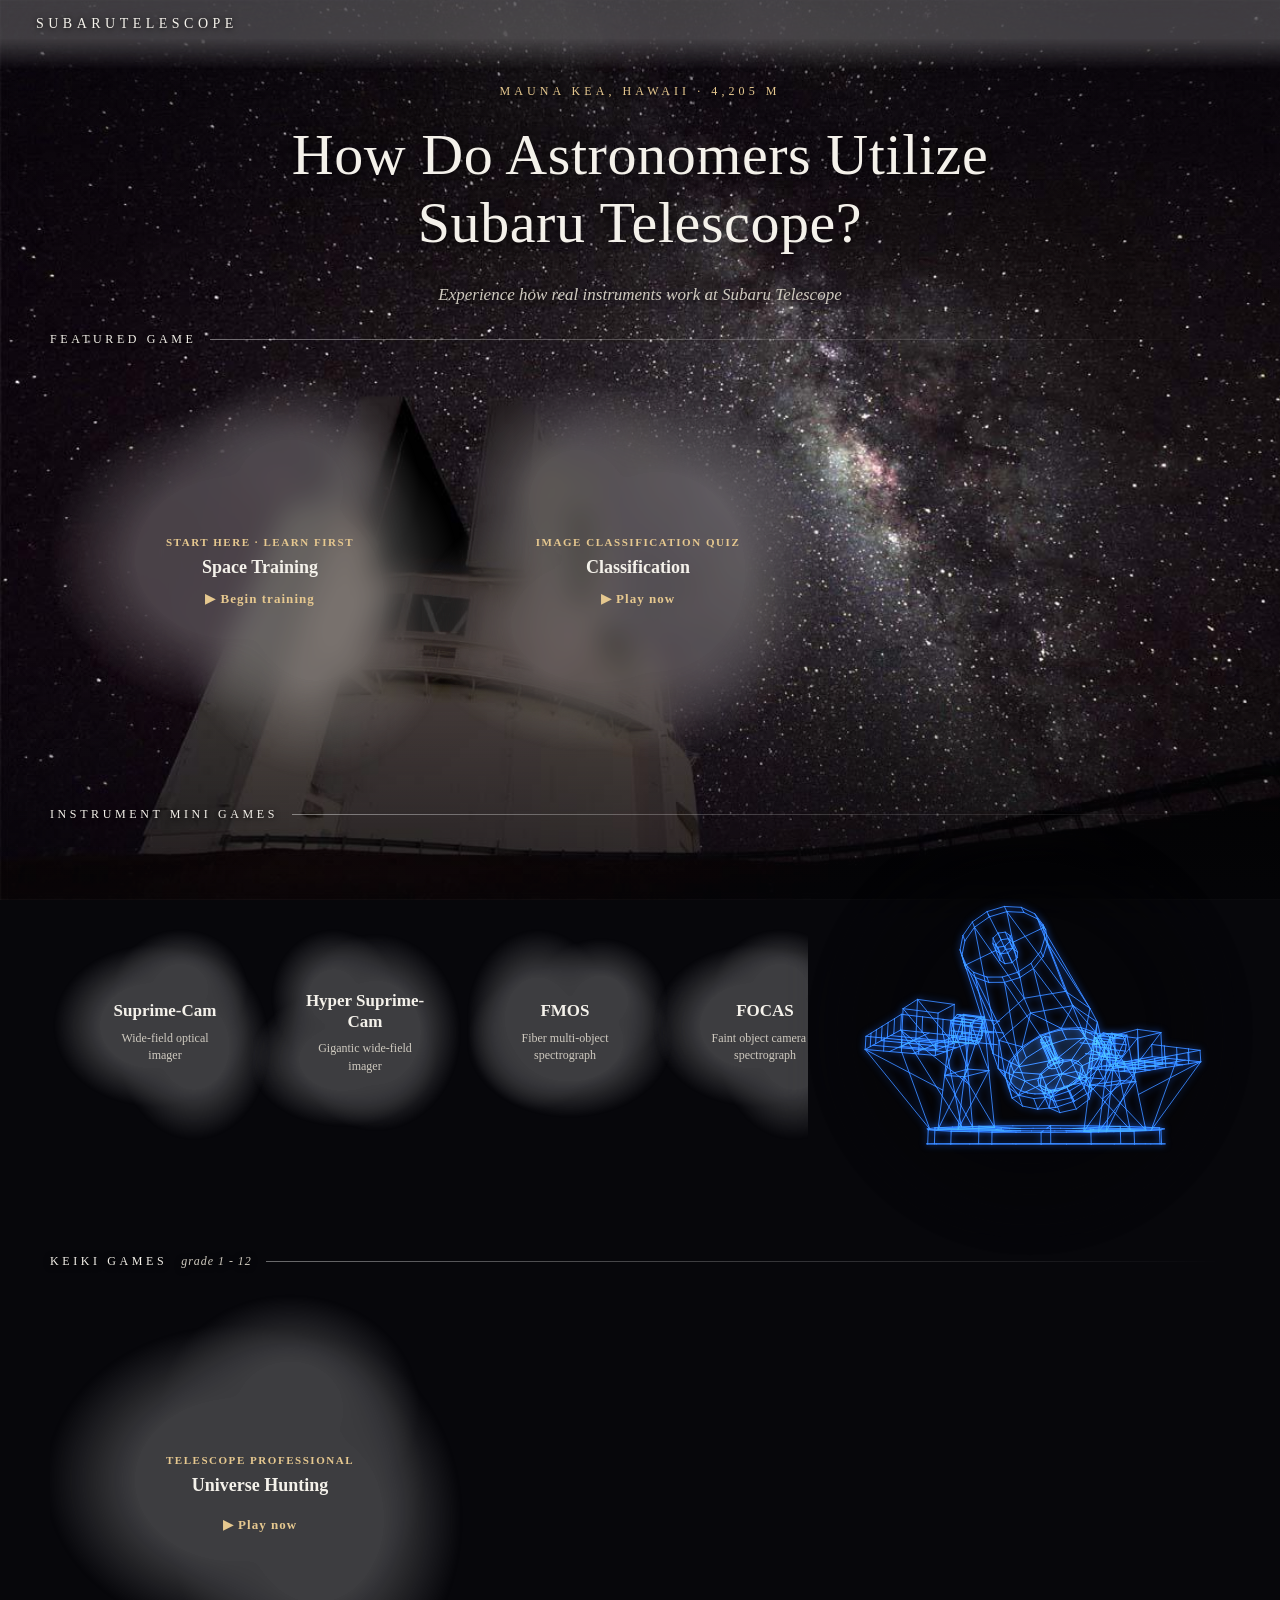
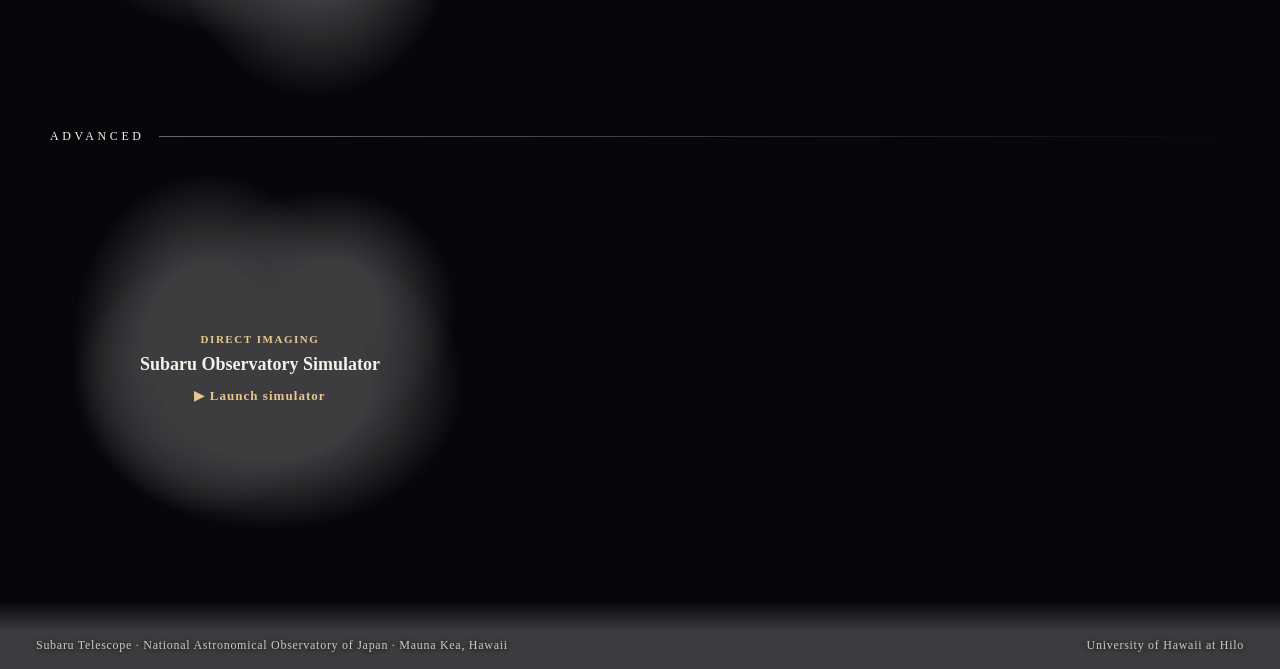
<file: index.html>
<!DOCTYPE html>
<html lang="en">
<head>
<meta charset="UTF-8">
<meta name="viewport" content="width=device-width,initial-scale=1.0">
<title>Subaru Observatory</title>
<style>
*, *::before, *::after { box-sizing: border-box; margin: 0; padding: 0; }

:root {
  /* Palette taken from the background photo: neutral night sky, the warm
     grey-white of the dome, and the gold of the Milky Way's core. */
  --bg:     #07070b;
  --border: rgba(255, 255, 255, 0.16);
  --accent: #e6c88f;    /* Milky Way gold */
  --text:   #f4f1ea;    /* warm starlight white */
  --muted:  #cfcabf;    /* dome grey */
  --dim:    #9a958c;
  --gold:   #e6c88f;
}

body {
  min-height: 100vh;
  display: flex;
  flex-direction: column;
  background: var(--bg);
  color: var(--text);
  font-family: 'Times New Roman', Times, serif;
  /* Background image — replace assets/bg.jpg with your image file.
     Anchored bottom-left so the dome stays in view on any window shape. */
  background-image: url('assets/bg.jpg');
  background-size: cover;
  background-position: left bottom;
  background-attachment: fixed;
}
/* Soft darkening at the top (behind the title) and the bottom (behind the
   footer); the middle of the photo is left untouched. */
body::before {
  content: '';
  position: fixed; inset: 0;
  background: linear-gradient(180deg, rgba(7,7,11,.55) 0%, rgba(7,7,11,0) 34%, rgba(7,7,11,0) 72%, rgba(7,7,11,.6) 100%);
  pointer-events: none;
}

nav, main, footer { position: relative; z-index: 1; }

/* ── NAV ── */
nav {
  display: flex;
  align-items: center;
  padding: 16px 36px;
}
.logo {
  color: var(--text);
  font-size: 14px;
  letter-spacing: .32em;
  text-transform: uppercase;
  text-shadow: 0 1px 6px #000;
}

/* White "atmosphere" behind the header and footer: the same haze as the
   cards, fading out toward the page so the bars have no hard inner edge. */
nav, footer { isolation: isolate; }
nav::before, footer::before {
  content: '';
  position: absolute; left: 0; right: 0;
  z-index: -1;
  background: rgba(255, 255, 255, 0.22);
  backdrop-filter: blur(30px);
  -webkit-backdrop-filter: blur(30px);
  pointer-events: none;
}
nav::before {
  top: 0; bottom: -22px;
  -webkit-mask-image: linear-gradient(to bottom, #000 55%, transparent);
          mask-image: linear-gradient(to bottom, #000 55%, transparent);
}
footer::before {
  bottom: 0; top: -22px;
  -webkit-mask-image: linear-gradient(to top, #000 55%, transparent);
          mask-image: linear-gradient(to top, #000 55%, transparent);
}

/* ── HERO ── */
main {
  flex: 1;
  display: flex;
  flex-direction: column;
  align-items: center;
  justify-content: center;
  padding: 36px 24px 40px;
  gap: 22px;
  text-align: center;
}

.hero-tag {
  font-size: 12px;
  font-weight: 400;
  color: var(--accent);
  letter-spacing: .34em;
  text-transform: uppercase;
  text-shadow: 0 1px 6px #000;
}

.hero-title {
  font-size: clamp(32px, 5vw, 58px);
  font-weight: 400;
  color: var(--text);
  line-height: 1.18;
  letter-spacing: .01em;
  max-width: 760px;
  text-shadow: 0 2px 18px rgba(0,0,0,.9);
}

.hero-sub {
  font-size: 17px;
  font-style: italic;
  color: var(--muted);
  max-width: 520px;
  line-height: 1.8;
  font-weight: 400;
  text-shadow: 0 1px 8px #000;
}

/* ── SECTION LABEL — small caps with a hairline trailing off into the sky ── */
.section-label {
  display: flex; align-items: center; gap: 14px;
  font-size: 12px;
  font-weight: 400;
  letter-spacing: .3em;
  color: var(--text);
  text-transform: uppercase;
  text-align: left;
  text-shadow: 0 1px 6px #000;
}
.section-label::after {
  content: ''; flex: 1; height: 1px;
  background: linear-gradient(90deg, rgba(255,255,255,.4), rgba(255,255,255,0));
}
.section-label small {
  letter-spacing: .08em; text-transform: none; font-style: italic;
  color: var(--muted); font-size: 12px;
}

/* ── ROWS — no panel behind them: the cards float directly on the background ── */
.row {
  width: 100%;
  max-width: 1180px;
  display: flex;
  flex-direction: column;
  gap: 10px;
  text-align: left;
}

/* Cards sit side by side; a row scrolls sideways once it overflows.
   The scrollbar is hidden — drag, mouse wheel or touch moves the row. */
.row-track {
  display: flex;
  gap: 18px;
  overflow-x: auto;
  padding: 34px 30px;              /* room for the round haze around each card */
  scrollbar-width: none;
}
.row-track::-webkit-scrollbar { display: none; }
.row-track > * { flex: 0 0 auto; }

/* ── ROW 1 LAYOUT: 3-D telescope (stays put) + instrument cards (scroll) ── */
.scope-row { display: flex; align-items: center; gap: 22px; }
.scope-row .row-track { flex: 1; min-width: 0; }

.scope-panel {
  flex: 0 0 auto;
  width: min(400px, 44%);
  aspect-ratio: 1 / 1;
  position: relative;
}
/* The "atmosphere": a round patch of blur with no outline. The mask fades it
   out toward the rim, so there is no visible edge. It sits behind the canvas
   so the telescope itself is not faded. */
.scope-panel::before {
  content: '';
  position: absolute; inset: -6%;
  border-radius: 50%;
  background: rgba(0, 0, 0, 0.22);
  backdrop-filter: blur(16px);
  -webkit-backdrop-filter: blur(16px);
  -webkit-mask-image: radial-gradient(circle closest-side, #000 52%, transparent 100%);
          mask-image: radial-gradient(circle closest-side, #000 52%, transparent 100%);
  pointer-events: none;
}
#scope-canvas { position: relative; width: 100%; height: 100%; display: block; cursor: grab; touch-action: none; }
#scope-canvas.dragging { cursor: grabbing; }
.scope-caption {                   /* name of the highlighted focus */
  position: absolute; left: 0; right: 0; bottom: 12px;
  text-align: center; font-size: 15px; font-weight: 700; letter-spacing: .08em;
  color: #fff; pointer-events: none;
}
@media (max-width: 820px) {
  .scope-row { flex-direction: column; align-items: stretch; }
  .scope-panel { width: min(400px, 100%); align-self: center; }
}

/* Row 1 extras: drag-to-scroll */
#instrument-track { cursor: grab; user-select: none; -webkit-user-select: none; gap: 30px; }
#instrument-track.dragging { cursor: grabbing; }
#instrument-track.dragging .inst { pointer-events: none; }

/* ── INSTRUMENT (row 1) = glass card + options that slide out beside it ── */
.inst { display: flex; align-items: stretch; outline: none; }

/* Round "atmosphere" shared by the instrument cards and the game cards.
   The tint + blur live on a circular ::before, and a radial mask fades that
   layer out toward the rim, so a card is a soft round haze with no border or
   edge while its text stays crisp. */
.inst-card, .game-card { position: relative; isolation: isolate; }
.inst-card::before, .game-card::before {
  content: '';
  position: absolute; inset: -16%;
  z-index: -1;
  background: rgba(255, 255, 255, 0.22);
  backdrop-filter: blur(14px);
  -webkit-backdrop-filter: blur(14px);
  /* An uneven cloud, not a perfect circle: three soft blobs of different
     size, slightly off-centre, are added together. --blob picks the variant. */
  -webkit-mask-image: var(--blob);
          mask-image: var(--blob);
  -webkit-mask-composite: source-over;
          mask-composite: add;
  --blob:
    radial-gradient(ellipse 44% 36% at 44% 47%, #000 52%, transparent 100%),
    radial-gradient(ellipse 34% 42% at 63% 56%, #000 46%, transparent 100%),
    radial-gradient(ellipse 30% 26% at 57% 30%, #000 40%, transparent 100%);
  transition: background .2s;
  pointer-events: none;
}
/* Different cloud shapes so neighbouring cards do not look stamped out */
.inst:nth-child(3n+2) .inst-card::before,
.game-card:nth-child(2n)::before {
  --blob:
    radial-gradient(ellipse 38% 44% at 55% 50%, #000 52%, transparent 100%),
    radial-gradient(ellipse 42% 30% at 40% 62%, #000 46%, transparent 100%),
    radial-gradient(ellipse 28% 30% at 36% 34%, #000 40%, transparent 100%);
}
.inst:nth-child(3n) .inst-card::before,
.row:last-of-type .game-card::before {
  --blob:
    radial-gradient(ellipse 46% 34% at 52% 54%, #000 52%, transparent 100%),
    radial-gradient(ellipse 32% 40% at 38% 44%, #000 46%, transparent 100%),
    radial-gradient(ellipse 30% 28% at 66% 36%, #000 40%, transparent 100%);
}

.inst-card {
  width: 170px; height: 170px;       /* a circle */
  padding: 0 24px;
  display: flex; flex-direction: column; align-items: center; justify-content: center; gap: 8px;
  text-align: center;
  cursor: pointer;
  transition: transform .2s;
}
.inst-name { font-size: 17px; font-weight: 700; color: var(--text); line-height: 1.25; }
.inst-role { font-size: 12px; color: var(--muted); line-height: 1.45; }

/* Options — closed (zero width) until the instrument is hovered, focused or tapped */
.inst-opts {
  width: 0; opacity: 0; overflow: hidden; visibility: hidden;
  display: flex; flex-direction: column; justify-content: center; gap: 8px;
  transition: width .25s ease, opacity .2s ease, margin .25s ease, visibility 0s .25s;
}
.inst:hover .inst-opts,
.inst:focus .inst-opts,
.inst:focus-within .inst-opts {
  width: 138px; opacity: 1; margin-left: 10px; visibility: visible;
  transition: width .25s ease, opacity .2s ease .05s, margin .25s ease, visibility 0s;
}
.inst:hover .inst-card,
.inst:focus .inst-card,
.inst:focus-within .inst-card { transform: translateY(-3px); }
.inst:hover .inst-card::before,
.inst:focus .inst-card::before,
.inst:focus-within .inst-card::before { background: rgba(255, 255, 255, 0.34); }
.inst-opt {
  display: block; width: 138px; text-align: center; white-space: nowrap;
  padding: 9px 10px; border-radius: 450px;
  border: none;
  background: rgba(255,255,255,0.18);
  backdrop-filter: blur(10px);
  -webkit-backdrop-filter: blur(10px);
  color: var(--text); text-decoration: none;
  font-size: 14px; font-weight: 700;
  transition: background .2s;
}
.inst-opt:hover, .inst-opt:focus-visible { background: rgba(255,255,255,.34); outline: none; }

/* ── GAME CARD (rows 2 and 3) ── */
.game-card {
  width: 360px; height: 360px;       /* a circle */
  max-width: 80vw;
  padding: 0 54px;
  display: flex;
  flex-direction: column;
  align-items: center;
  justify-content: center;
  gap: 8px;
  text-align: center;
  text-decoration: none;
  color: inherit;
  transition: transform .2s;
}
.game-card::before { inset: -10%; }
.game-card:hover { transform: translateY(-3px); }
.game-card:hover::before { background: rgba(255, 255, 255, 0.34); }

.card-icon   { font-size: 32px; }
.card-method {
  font-size: 11px;
  font-weight: 700;
  letter-spacing: .14em;
  text-transform: uppercase;
  color: var(--accent);
}
.card-title  { font-size: 18px; font-weight: 700; color: var(--text); line-height: 1.3; }
.card-desc   { font-size: 14px; color: var(--muted); line-height: 1.6; }
.card-tag    {
  margin-top: 4px;
  font-size: 13px;
  font-weight: 600;
  color: var(--accent);
  letter-spacing: .08em;
}

/* ── FOOTER ── */
footer {
  padding: 16px 36px;
  font-size: 12px;
  letter-spacing: .06em;
  color: var(--muted);
  text-shadow: 0 1px 6px #000;
  display: flex;
  justify-content: space-between;
  flex-wrap: wrap;
  gap: 8px;
}
</style>
</head>
<body>

<nav>
  <div class="logo">SubaruTelescope</div>
</nav>

<main>
  <div class="hero-tag">Mauna Kea, Hawaii · 4,205 m</div>
  <h1 class="hero-title">How Do Astronomers Utilize Subaru Telescope?</h1>
  <p class="hero-sub">Experience how real instruments work at Subaru Telescope</p>


  <!-- ═══ FEATURED — CLASSIFICATION ═══
       Sits between the title and the instrument mini games. -->
  <section class="row">
    <div class="section-label">Featured Game</div>
    <div class="row-track">
      <!-- Training sits to the LEFT of Classification: it is meant to be done
           first, as a primer for the concepts the Classification game tests. -->
      <a class="game-card" href="games/training/index.html">
        <div class="card-method">Start Here · Learn First</div>
        <div class="card-title">Space Training</div>
        <!-- <div class="card-desc">A friendly primer for new explorers: two kinds of light, the objects in the sky, and the tools that photograph them.</div> -->
        <div class="card-tag">▶ Begin training</div>
      </a>
      <a class="game-card" href="games/classification/index.html">
        <!-- <div class="card-icon">🖼️</div> -->
        <div class="card-method">Image Classification Quiz</div>
        <div class="card-title">Classification</div>
        <!-- <div class="card-desc">Read a real Subaru photo: is it optical or infrared, what is the object, and which instrument took it? Get all three right to collect the picture.</div> -->
        <div class="card-tag">▶ Play now</div>
      </a>
    </div>
  </section>


  <!-- ═══ ROW 1 — INSTRUMENT MINI GAMES ═══
       One card per instrument, generated by the script at the bottom of this file. -->
  <section class="row">
    <div class="section-label">Instrument Mini Games</div>
    <div class="scope-row">
      <div class="row-track" id="instrument-track"></div>
      <!-- 3-D Subaru Telescope (js/telescope3d.js). Hovering an instrument card
           lights up the place on the telescope where that instrument is installed. -->
      <div class="scope-panel">
        <canvas id="scope-canvas" aria-label="Rotatable 3-D model of the Subaru Telescope"></canvas>
        <div class="scope-caption" id="scope-caption"></div>
      </div>
    </div>
  </section>

  <!-- ═══ ROW 2 — KEIKI GAMES (for children) ═══ -->
  <section class="row">
    <div class="section-label">Keiki Games <small>grade 1 - 12</small></div>
    <div class="row-track">

      <!-- AO Hunter (Exoplanet Hunting) — RETIRED, replaced by Universe Hunting.
           games/ao-hunter/index.html also redirects back to this page, so
           uncommenting this card alone will not bring it back: remove the
           redirect at the top of that file as well.
      <a class="game-card" href="games/ao-hunter/index.html">
        <div class="card-icon">🔭</div>
        <div class="card-method">Direct Imaging</div>
        <div class="card-title">Exoplanet Hunting</div>
        <div class="card-desc">By blocking the light from a star, you aim to find exoplanets, the planet outside of the solar system</div>
        <div class="card-tag">▶ Play now</div>
      </a>
      -->

      <a class="game-card" href="games/telescope-pro/index.html">
        <!-- <div class="card-icon">🛸</div> -->
        <div class="card-method">Telescope Professional</div>
        <div class="card-title">Universe Hunting</div>
        <div class="card-desc"><!-- fill in later --></div>
        <div class="card-tag">▶ Play now</div>
      </a>

    </div>
  </section>

  <!-- ═══ ROW 3 — ADVANCED (for adults / advanced topics) ═══ -->
  <section class="row">
    <div class="section-label">Advanced</div>
    <div class="row-track">

      <a class="game-card" href="games/professional/index.html">
        <!-- <div class="card-icon">⚙️</div> -->
        <div class="card-method">Direct Imaging</div>
        <div class="card-title">Subaru Observatory Simulator</div>
        <!-- <div class="card-desc">Operate the actual Subaru telescope pipeline — open the dome, target a real star, run AO3K → SCExAO → CHARIS → VAMPIRES using terminal commands. Monitor humidity, earn score, unlock real images.</div> -->
        <div class="card-tag">▶ Launch simulator</div>
      </a>

      <!--
      <div class="game-card" style="opacity:.4;pointer-events:none;">
        <div class="card-icon">📉</div>
        <div class="card-method">Transit Photometry</div>
        <div class="card-title">Light Curve Detective</div>
        <div class="card-desc">Watch four wavelength channels scan a star field and identify the tiny brightness dip that reveals a transiting planet.</div>
        <div class="card-tag" style="color:var(--dim);">Coming soon</div>
      </div>

      <div class="game-card" style="opacity:.4;pointer-events:none;">
        <div class="card-icon">🌊</div>
        <div class="card-method">Radial Velocity</div>
        <div class="card-title">HDS Spectrograph Doppler Lab</div>
        <div class="card-desc">Measure the Doppler wobble of a star as an invisible planet tugs it back and forth. Decode the radial velocity curve to find the planet's mass and orbit.</div>
        <div class="card-tag" style="color:var(--dim);">Coming soon</div>
      </div>
      -->

    </div>
  </section>
</main>

<footer>
  <span>Subaru Telescope · National Astronomical Observatory of Japan · Mauna Kea, Hawaii</span>
  <span>University of Hawaii at Hilo</span>
</footer>


<!-- The Shift+D ×2 "science-night-demo" shortcut used to live here. It jumped
     straight into AO Hunter's demo mode, so it was removed together with that
     game. The original is in git history. -->

<!-- Instrument names / colours come from the same table Universe Hunting uses -->
<script src="games/telescope-pro/js/data.js"></script>
<script src="js/telescope3d.js"></script>
<script>
/* ── Row 1: instrument cards ────────────────────────────────
   INSTRUMENT_ORDER : which instruments appear, left → right.
   ──────────────────────────────────────────────────────────── */
const INSTRUMENT_ORDER = [
  'suprime-cam','hsc','fmos','focas','comics','moircs','ircs','hds','ird',
  'ao36','ao188','ao3k','ciao','hiciao','scexao','charis','vampires',
];
const MINIGAME_URL = 'games/minigames/index.html';

(function buildInstrumentRow(){
  const track = document.getElementById('instrument-track');
  SubaruTelescope3D.init(document.getElementById('scope-canvas'), document.getElementById('scope-caption'));

  INSTRUMENT_ORDER.forEach(id => {
    const d = UH_INSTRUMENTS[id];
    if (!d) return;
    const url = mode => `${MINIGAME_URL}?instr=${encodeURIComponent(id)}&mode=${mode}`;

    const item = document.createElement('div');
    item.className = 'inst';
    item.tabIndex = 0;                         // lets a tap / Tab key open the options
    item.dataset.port = d.port;                // where it is installed (for the 3-D telescope)
    item.innerHTML = `
      <div class="inst-card">
        <div class="inst-name">${d.name}</div>
        <div class="inst-role">${d.shortRole}</div>
      </div>
      <div class="inst-opts">
        <a class="inst-opt" href="${url('quiz')}" draggable="false">Quiz</a>
        <a class="inst-opt" href="${url('interactive')}" draggable="false">Interactive</a>
      </div>`;
    track.appendChild(item);
  });

  /* Light up the installation position of whichever instrument is under the
     mouse (or, failing that, has keyboard focus). It is recomputed from the
     current state on every event, so leaving one card can never switch off
     the highlight of the card the mouse has just entered. */
  function syncHighlight(){
    const focused = document.activeElement && document.activeElement.closest ? document.activeElement.closest('.inst') : null;
    const it = track.querySelector('.inst:hover') || focused;
    SubaruTelescope3D.highlight(it ? it.dataset.port : null);
  }
  ['mouseover', 'mouseout', 'focusin', 'focusout'].forEach(ev =>
    track.addEventListener(ev, () => setTimeout(syncHighlight, 0)));
  track.addEventListener('mouseleave', () => setTimeout(syncHighlight, 0));
  // Rotating the telescope puts focus on nothing, not on the last clicked card
  document.getElementById('scope-canvas').addEventListener('pointerdown', () => {
    if (document.activeElement && track.contains(document.activeElement)) document.activeElement.blur();
  });

  /* Mouse wheel → sideways, but hand the wheel back to the page at either end */
  track.addEventListener('wheel', e => {
    if (Math.abs(e.deltaX) > Math.abs(e.deltaY)) return;      // trackpad already going sideways
    const max   = track.scrollWidth - track.clientWidth;
    const atEnd = e.deltaY > 0 ? track.scrollLeft >= max - 1 : track.scrollLeft <= 1;
    if (atEnd) return;
    e.preventDefault();
    track.scrollLeft += e.deltaY;
  }, { passive: false });

  /* Click-and-drag with the mouse (touch screens already scroll natively) */
  let down = false, moved = false, x0 = 0, s0 = 0;
  track.addEventListener('pointerdown', e => {
    if (e.pointerType !== 'mouse' || e.button !== 0) return;
    down = true; moved = false; x0 = e.clientX; s0 = track.scrollLeft;
  });
  window.addEventListener('pointermove', e => {
    if (!down) return;
    const dx = e.clientX - x0;
    if (!moved && Math.abs(dx) > 6) { moved = true; track.classList.add('dragging'); }
    if (moved) track.scrollLeft = s0 - dx;
  });
  window.addEventListener('pointerup', () => {
    if (!down) return;
    down = false;
    if (moved) setTimeout(() => track.classList.remove('dragging'), 0);
  });
  // A drag must not count as a click on Quiz / Interactive
  track.addEventListener('click', e => {
    if (moved) { e.preventDefault(); e.stopPropagation(); moved = false; }
  }, true);
})();
</script>

</body>
</html>
</file>
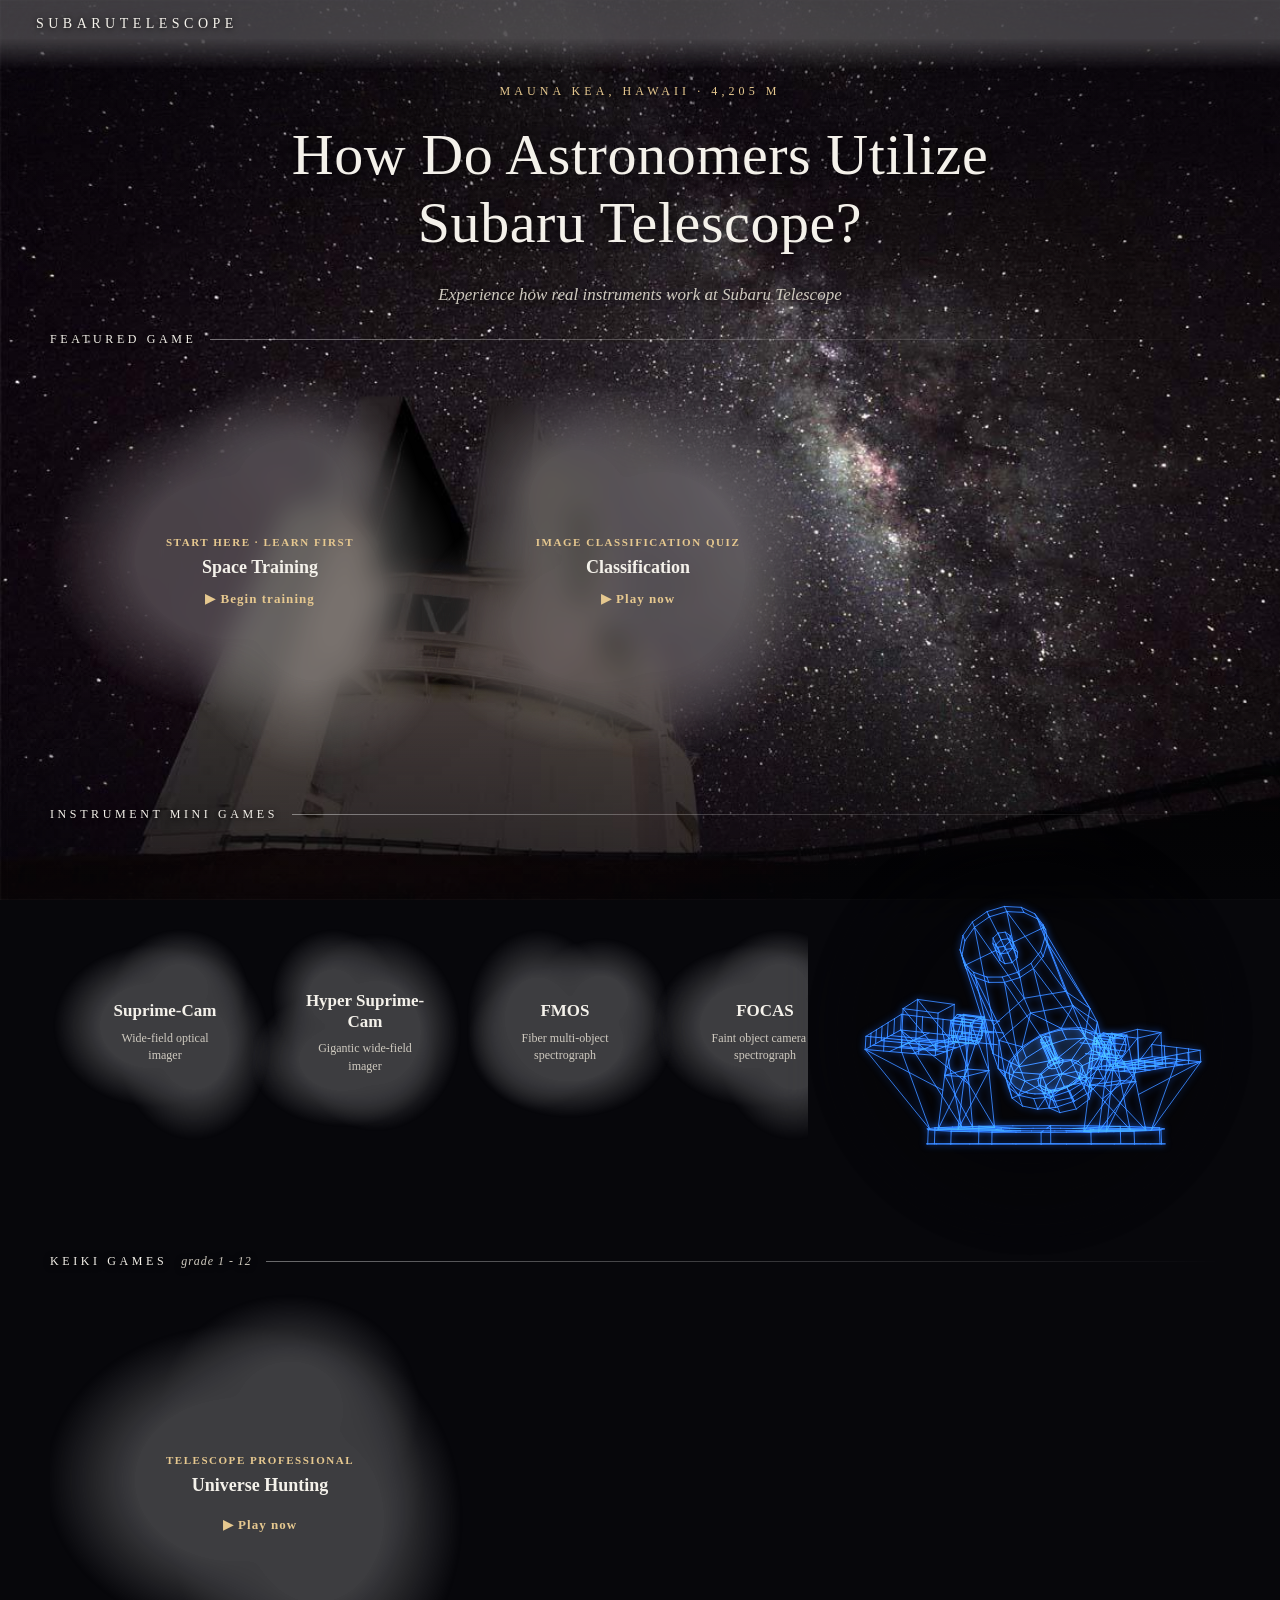
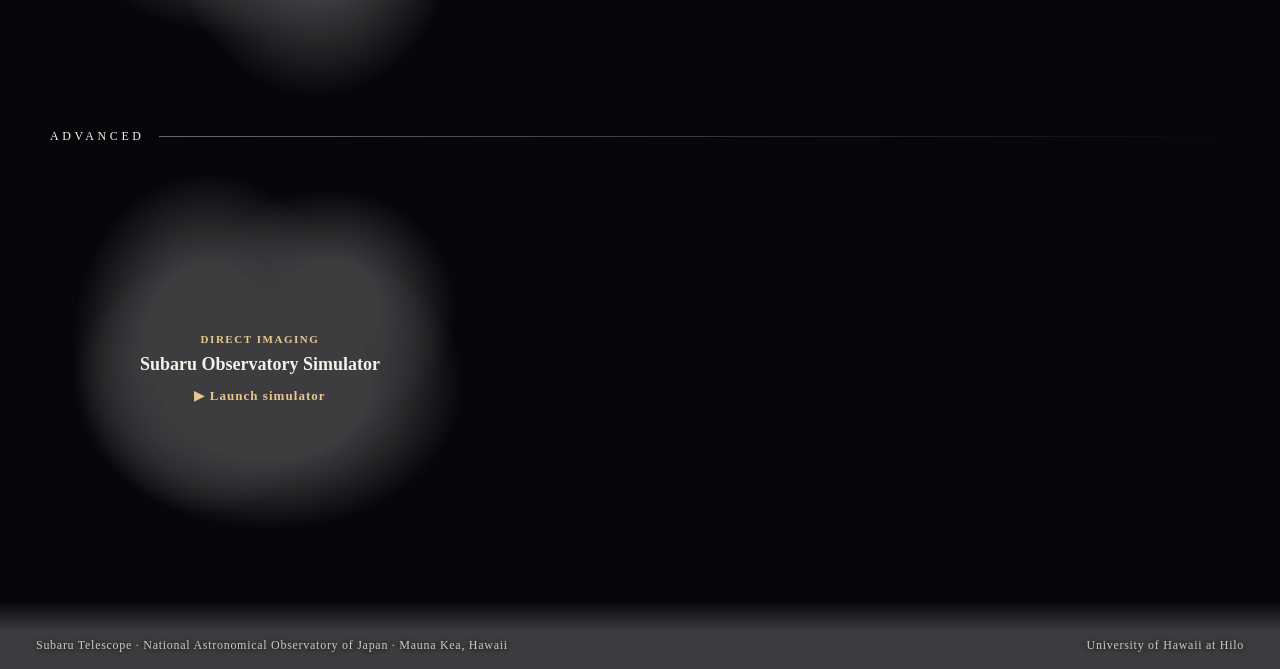
<file: games/ao-hunter/index.html>
<!DOCTYPE html>
<html lang="en">
<head>
<meta charset="UTF-8">
<!-- RETIRED — AO Hunter was replaced by Universe Hunting (games/telescope-pro).
     Anyone who still reaches this page (old bookmark, typed URL) is sent back
     to the home page before the game loads. The leftover demo-mode flag is
     cleared too. To bring the game back, delete this <script> block and
     restore the card in the home page. -->
<script>
try { sessionStorage.removeItem('ao_demo'); } catch (e) {}
window.location.replace('../../index.html');
</script>
<meta name="viewport" content="width=device-width,initial-scale=1.0">
<title>Adaptive Optics Star Hunting — Subaru Observatory</title>
<link rel="stylesheet" href="css/game.css">
</head>
<body>

<!-- REWARD OVERLAY -->
<div id="reward-overlay"></div>

<div class="shell">

  <!-- NAV -->
  <nav>
    <div class="nav-logo">Subaru Observatory · <span>Adaptive Optics Star Hunting</span></div>
    <span id="stage-label">Stage 1</span>
    <div class="nav-right">
      <button class="nav-btn" onclick="window.location.href='../../index.html'">Home</button>
      <button class="nav-btn" onclick="if(confirm('Reset all progress?')){resetProgress();location.reload();}">Reset</button>
    </div>
  </nav>

  <!-- UPPER ROW: star field | star view | pallet
       instruction bar is OUTSIDE this row so it never stretches -->
  <div class="upper-row">

    <!-- Star field -->
    <div id="sf-wrap">
      <canvas id="sf-canvas"></canvas>
    </div>

    <div class="v-divider" id="div-sf-sv"></div>

    <!-- Current targeted star view — buttons live inside here -->
    <div id="sv-wrap" style="display:none;">
      <canvas id="sv-canvas"></canvas>
      <!-- Buttons overlaid on top of the star view canvas -->
      <div id="sv-buttons">
        <button id="observe-btn" onclick="triggerObservation()">▶ Observe</button>
        <button id="no-planet-btn" onclick="confirmNoPlanet()" style="display:none;">
          ✕ No exoplanet visible
        </button>
      </div>
    </div>

    <div class="v-divider" id="div-sv-pallet"></div>

    <!-- Instrument order pallet -->
    <div id="pallet-col">
      <div class="pallet-label">Build order</div>
      <div class="pallet-empty">Choose instruments below</div>
    </div>

  </div><!-- end upper-row -->

  <!-- INSTRUCTION BAR — fixed auto height, never stretches.
       Drag this bar to resize upper vs lower split. -->
  <div id="instruction-bar">
    <div id="char-wrap">
      <img id="char-img" src="/assets/character/normal.png" alt="" draggable="false"
          onerror="this.style.display='none'">
    </div>
    <div id="instruction-text">Choose a star from the field on the left.</div>
    <div id="score-board">
      <span class="sb-label">SCORE</span>
      <span id="score-value">0</span>
      <span id="score-gain"></span>
    </div>
  </div>

  <!-- LOWER ROW: carousel | construction -->
  <div class="lower-row">

    <!-- Instrument carousel -->
    <div class="carousel-wrap">
      <div class="carousel-header">Instruments — click to add · click again to remove</div>
      <div class="carousel-body">
        <button class="carousel-arrow" id="carousel-left" onclick="carouselLeft()">‹</button>
        <div id="carousel-rail"></div>
        <button class="carousel-arrow" id="carousel-right" onclick="carouselRight()">›</button>
      </div>
      <div id="instr-desc"></div>
    </div>

    <div class="v-divider" id="div-carousel-construct"></div>

    <!-- Construction / assembled telescope view -->
    <div class="construction-wrap">
      <div class="construction-header">Assembled telescope</div>
      <canvas id="construction-canvas"></canvas>
    </div>

  </div>

</div><!-- end shell -->

<!-- Result banner — sits outside the layout so it never affects heights -->
<div id="result-banner"></div>

<!-- Hidden demo input — revealed by pressing Shift+D twice -->
<input id="demo-code-input" type="text" placeholder="demo code…" autocomplete="off" spellcheck="false">

<script>
// Demo input reveal
let _dk=0;
document.addEventListener('keydown',e=>{
  if(e.shiftKey&&e.key==='D'){ _dk++;
    if(_dk>=2){ _dk=0;
      const inp=document.getElementById('demo-code-input');
      inp.classList.toggle('visible');
      if(inp.classList.contains('visible')) inp.focus();
    }
  } else { _dk=0; }
});
</script>

<!-- Scripts in dependency order -->
<script src="js/data-instruments.js"></script>
<script src="js/data-stars.js"></script>
<script src="js/state.js"></script>
<script src="js/starfield.js"></script>
<script src="js/starview.js"></script>
<script src="js/instruments.js"></script>
<script src="js/game.js"></script>

<script>
/* ── Drag resize ── */
(function(){
  function hDrag(el, getW, setW, min){
    if(!el) return;
    let down=false, x0=0, w0=0;
    el.addEventListener('mousedown', e=>{
      down=true; x0=e.clientX; w0=getW();
      el.classList.add('dragging');
      document.body.style.cssText='cursor:col-resize;user-select:none';
      e.preventDefault();
    });
    window.addEventListener('mousemove', e=>{
      if(!down) return;
      setW(Math.max(min, w0+(e.clientX-x0)));
    });
    window.addEventListener('mouseup', ()=>{
      if(!down) return; down=false;
      el.classList.remove('dragging');
      document.body.style.cssText='';
    });
  }

  function vDrag(el, getH, setH, minUp, minDn){
    if(!el) return;
    let down=false, y0=0, h0=0;
    el.addEventListener('mousedown', e=>{
      // Only start drag on the bar itself, not on text clicks
      down=true; y0=e.clientY; h0=getH();
      el.classList.add('dragging');
      document.body.style.cssText='cursor:row-resize;user-select:none';
      e.preventDefault();
    });
    window.addEventListener('mousemove', e=>{
      if(!down) return;
      const nav   = document.querySelector('nav').offsetHeight;
      const instr = document.getElementById('instruction-bar').offsetHeight;
      const total = document.querySelector('.shell').offsetHeight;
      const maxH  = total - nav - instr - minDn - 10;
      setH(Math.min(maxH, Math.max(minUp, h0+(e.clientY-y0))));
      if (typeof renderStarView==='function') { renderStarView(); renderConstructionView(); }
    });
    window.addEventListener('mouseup', ()=>{
      if(!down) return; down=false;
      el.classList.remove('dragging');
      document.body.style.cssText='';
    });
  }

  const sfWrap  = document.getElementById('sf-wrap');
  const svWrap  = document.getElementById('sv-wrap');
  const pCol    = document.getElementById('pallet-col');
  const upper   = document.querySelector('.upper-row');
  const carWrap = document.querySelector('.carousel-wrap');
  const conWrap = document.querySelector('.construction-wrap');
  const instrBar= document.getElementById('instruction-bar');

  hDrag(document.getElementById('div-sf-sv'),
    ()=>sfWrap.offsetWidth,
    w=>{ sfWrap.style.flex='none'; sfWrap.style.width=w+'px'; }, 100);

  hDrag(document.getElementById('div-sv-pallet'),
    ()=>svWrap.offsetWidth,
    w=>{ svWrap.style.flex='none'; svWrap.style.width=w+'px'; }, 80);

  // Instruction bar itself is the resize handle for upper/lower split
  const shell = document.querySelector('.shell');
  vDrag(instrBar,
    ()=>upper.offsetHeight,
    h=>{ shell.style.gridTemplateRows = `auto ${h}px auto 1fr`; }, 80, 80);

  hDrag(document.getElementById('div-carousel-construct'),
    ()=>carWrap.offsetWidth,
    w=>{ carWrap.style.flex='none'; carWrap.style.width=w+'px'; }, 120);
})();
</script>
</body>
</html>
</file>
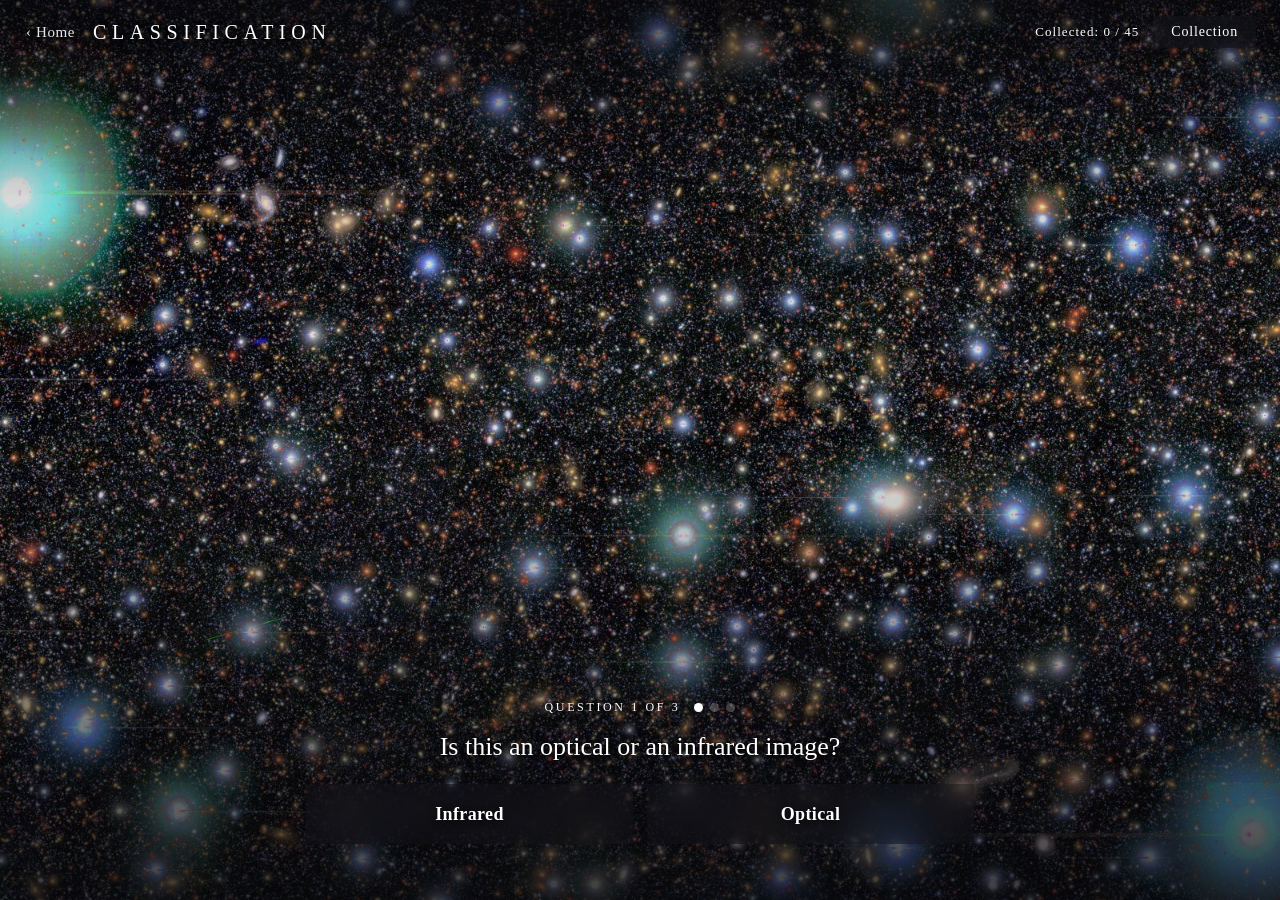
<file: games/classification/index.html>
<!DOCTYPE html>
<html lang="en">
<head>
  <meta charset="UTF-8">
  <meta name="viewport" content="width=device-width, initial-scale=1.0">
  <title>Classification — Subaru Observatory</title>
  <link rel="stylesheet" href="css/classify.css">
</head>
<body>

  <!-- Full-screen background photo of the current object -->
  <div class="cl-stage" id="cl-stage"></div>
  <div class="cl-scrim"></div>

  <!-- ── Header ─────────────────────────────────────────── -->
  <header class="cl-header">
    <a href="../../index.html" class="cl-home">‹ Home</a>
    <h1 class="cl-logo">Classification</h1>
    <div class="cl-header-right">
      <span id="cl-score" class="cl-score">Collected: 0</span>
      <button class="cl-chip" type="button" onclick="CLGame.openCollection()">Collection</button>
    </div>
  </header>

  <!-- ── Quiz (bottom of screen) ────────────────────────── -->
  <section class="cl-quiz show" id="cl-quiz">
    <div class="cl-quiz-top">
      <span class="cl-step" id="cl-step">Question 1 of 3</span>
      <span class="cl-dots" id="cl-dots"></span>
    </div>
    <p class="cl-prompt" id="cl-prompt">…</p>
    <div class="cl-options" id="cl-options"></div>
  </section>

  <!-- ── Round result / award ───────────────────────────── -->
  <div class="cl-result" id="cl-result"></div>

  <!-- ── Collection overlay ─────────────────────────────── -->
  <div class="cl-collection" id="cl-collection" onclick="if(event.target===this)CLGame.closeCollection()"></div>

  <!-- ── Expanded picture overlay ───────────────────────── -->
  <div class="cl-details" id="cl-details" onclick="if(event.target===this)CLGame.closeDetails()"></div>

  <!-- ── Scripts ────────────────────────────────────────── -->
  <script src="js/collection.js"></script>
  <script src="js/catalog.js"></script>
  <script src="js/game.js"></script>
</body>
</html>
</file>
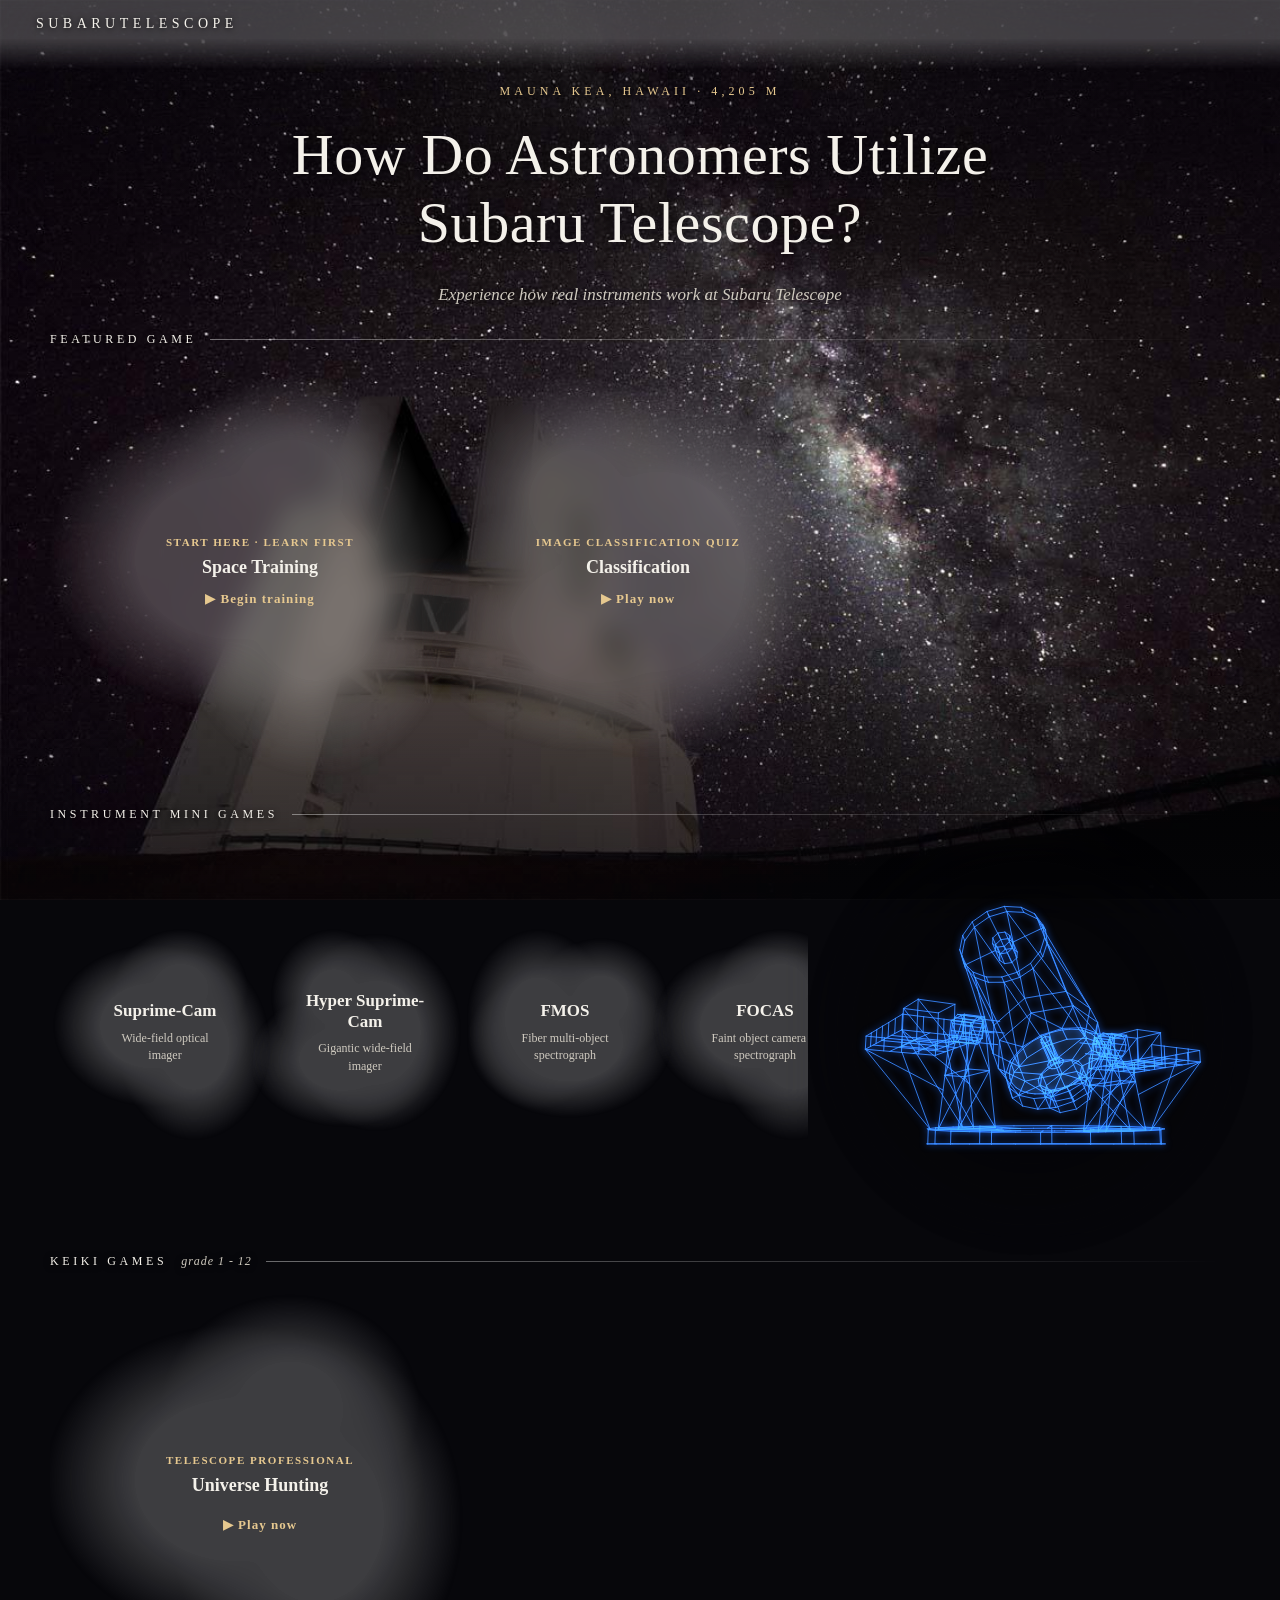
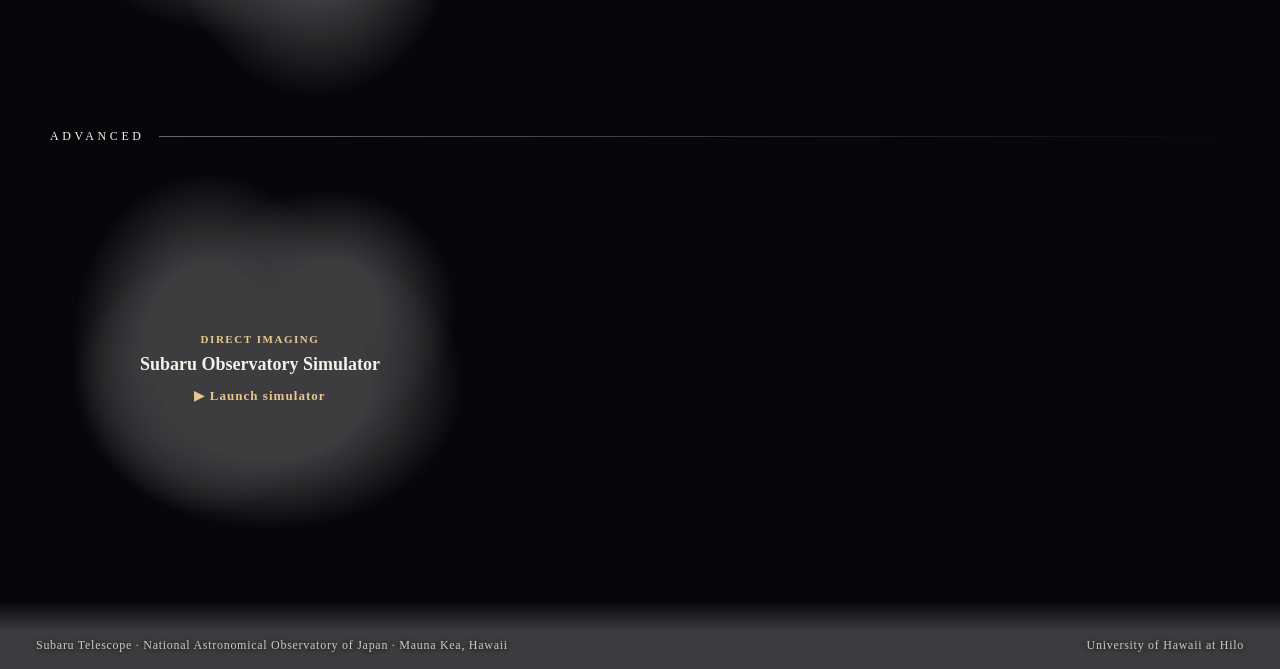
<file: games/minigames/index.html>
<!DOCTYPE html>
<html lang="en">
<head>
<meta charset="UTF-8">
<meta name="viewport" content="width=device-width,initial-scale=1.0">
<title>Instrument Mini Games — Subaru Observatory</title>
<!-- Re-use the mini-game overlay styles (.mg-*) from Universe Hunting -->
<link rel="stylesheet" href="../telescope-pro/css/uh.css">
<style>
/* ============================================================
   Look of the mini-game page — follows the home page design:
   the night-sky photo, warm starlight text, Milky Way gold accents,
   and soft white "atmosphere" hazes instead of bordered boxes.

   uh.css (Universe Hunting) is loaded only for the .mg-* overlay
   layout. Its light theme is replaced here by overriding its colour
   variables, so Universe Hunting itself is not changed.
   ============================================================ */
:root {
  --text:    #f4f1ea;    /* warm starlight white */
  --muted:   #cfcabf;    /* dome grey */
  --dim:     #9a958c;
  --accent:  #e6c88f;    /* Milky Way gold */
  --accent2: #e6c88f;
  --gold:    #e6c88f;
  --border:  rgba(255, 255, 255, 0.16);
  --bg:      transparent;
  --panel:   transparent;
  --deep:    transparent;
  --success: #a6e3b4;
  --danger:  #f2a0a0;
  --canvas-bg: rgba(7, 7, 11, 0.45);
  --haze:    rgba(255, 255, 255, 0.22);
}

/* uh.css is written for a fixed one-screen layout; undo that for this page */
html, body { height: auto; overflow: auto; }
body {
  min-height: 100vh;
  display: flex; flex-direction: column;
  background: #07070b url('../../assets/bg.jpg') left bottom / cover fixed;
  color: var(--text);
}
body::before {                      /* same soft top/bottom darkening as the home page */
  content: '';
  position: fixed; inset: 0;
  background: linear-gradient(180deg, rgba(7,7,11,.55) 0%, rgba(7,7,11,0) 34%, rgba(7,7,11,0) 72%, rgba(7,7,11,.6) 100%);
  pointer-events: none;
}

/* ── Header: white haze fading into the page ── */
.ig-nav {
  position: relative; z-index: 1; isolation: isolate;
  display: flex; align-items: center; gap: 22px;
  padding: 16px 36px;
  color: var(--text);
  text-shadow: 0 1px 6px #000;
}
.ig-nav::before {
  content: '';
  position: absolute; left: 0; right: 0; top: 0; bottom: -22px;
  z-index: -1;
  background: var(--haze);
  backdrop-filter: blur(30px); -webkit-backdrop-filter: blur(30px);
  -webkit-mask-image: linear-gradient(to bottom, #000 55%, transparent);
          mask-image: linear-gradient(to bottom, #000 55%, transparent);
  pointer-events: none;
}
.ig-nav a { color: var(--accent); text-decoration: none; font-size: .85em; letter-spacing: .1em; }
.ig-nav a:hover { color: #fff; }
.ig-nav span { font-size: .85em; letter-spacing: .3em; text-transform: uppercase; }

/* ── Instrument card (only seen when the page is opened without ?mode=) ── */
.ig-main {
  position: relative; z-index: 1;
  flex: 1; display: flex; align-items: center; justify-content: center;
  padding: 32px 20px;
}
.ig-card {
  position: relative; isolation: isolate;
  width: min(460px, 92vw); aspect-ratio: 1 / 1;
  display: flex; align-items: center; justify-content: center;
  padding: 0 64px;
  text-align: center;
}
.ig-card::before {                  /* round haze, like the home-page cards */
  content: '';
  position: absolute; inset: -8%;
  z-index: -1; border-radius: 50%;
  background: var(--haze);
  backdrop-filter: blur(14px); -webkit-backdrop-filter: blur(14px);
  -webkit-mask-image: radial-gradient(circle closest-side, #000 58%, transparent 100%);
          mask-image: radial-gradient(circle closest-side, #000 58%, transparent 100%);
  pointer-events: none;
}
.ig-info { display: flex; flex-direction: column; align-items: center; gap: 10px; min-width: 0; }
.ig-role { font-size: .72em; letter-spacing: .3em; text-transform: uppercase; color: var(--accent); }
.ig-name { font-size: 1.9em; font-weight: 400; line-height: 1.2; }
.ig-desc { font-size: .9em; line-height: 1.6; color: var(--muted); }
.ig-modes { display: flex; flex-wrap: wrap; justify-content: center; gap: 10px; margin-top: 6px; }
.ig-mode, .mg-btn {
  padding: 9px 24px; border-radius: 999px; cursor: pointer;
  border: none;
  background: rgba(255,255,255,.2); color: var(--text);
  backdrop-filter: blur(10px); -webkit-backdrop-filter: blur(10px);
  font-family: inherit; font-size: .9em; font-weight: 700; letter-spacing: .04em;
  transition: background .2s;
}
.ig-mode:hover, .mg-btn:hover { background: rgba(255,255,255,.36); border: none; }
.mg-btn.outline { background: rgba(255,255,255,.1); color: var(--text); }
.mg-btn.outline:hover { background: rgba(255,255,255,.3); color: var(--text); }
.ig-result { font-size: .9em; color: var(--accent); letter-spacing: .06em; min-height: 1.4em; }

/* ── Game window (.mg-*, shared by the interactive games and the quiz) ──
   Crisp and light: an off-white panel with square corners, dark text and no
   blur, so every detail of a game is easy to read. Colour is kept for
   meaning only — green = correct, red = wrong.
   The colour variables are re-set here for the window alone; the page behind
   it keeps the home-page palette. */
.mg-overlay {
  --text:    #1b1b1f;
  --muted:   #55524c;
  --accent:  #1b1b1f;
  --accent2: #1b1b1f;
  --border:  #c9c5bc;
  --success: #1e7a36;
  --danger:  #b3261e;
  --canvas-bg: #e9e6df;
  --on-canvas: #1b1b1f;      /* text placed directly on the light play area */
  background: rgba(7, 7, 11, 0.8);
}
.mg-box {
  background: #f4f2ec;
  border: 1px solid #1b1b1f;
  border-radius: 0;
  box-shadow: none;
  color: var(--text);
}
.mg-header  { background: #f4f2ec; border-bottom: 1px solid var(--border); }
.mg-title   { font-size: .8em; font-weight: 700; letter-spacing: .3em; text-transform: uppercase; color: var(--text); }
.mg-instr-dot { display: none; }
.mg-close   { color: var(--text); border-radius: 0; }
.mg-close:hover { color: #fff; background: #1b1b1f; }
.mg-teaches { background: #f4f2ec; border-bottom: 1px solid var(--border); font-size: .85em; color: var(--muted); }
.mg-game-area { background: var(--canvas-bg); }
.mg-game-area canvas { border-radius: 0; }
.mg-status  { background: #f4f2ec; border-top: 1px solid var(--border); color: var(--muted); }
.mg-status.ok { color: var(--success); }
.mg-btn, .mg-btn.outline {
  border-radius: 0; backdrop-filter: none; -webkit-backdrop-filter: none;
  border: 1px solid #1b1b1f; background: #1b1b1f; color: #f4f2ec;
}
.mg-btn.outline { background: transparent; color: #1b1b1f; }
.mg-btn:hover, .mg-btn.outline:hover { border: 1px solid #1b1b1f; background: #3a3a40; color: #f4f2ec; }

/* ── Quiz ── */
.mg-box.quiz { width: min(600px, 94vw); }
.qz { width: 100%; display: flex; flex-direction: column; gap: 12px; color: var(--text); }
.qz-top { display: flex; justify-content: space-between; font-size: .72em; letter-spacing: .3em; text-transform: uppercase; color: var(--muted); }
.qz-q { font-size: 1.15em; font-weight: 700; line-height: 1.45; text-align: center; }
.qz-choices { display: grid; grid-template-columns: 1fr 1fr; gap: 16px; }
.qz-choice {
  display: flex; flex-direction: column; align-items: stretch; gap: 8px;
  padding: 8px 8px 10px; border-radius: 0; cursor: pointer;
  border: 1px solid #1b1b1f; background: #fff; color: var(--text);
  font-family: inherit; font-size: .9em; line-height: 1.35; text-align: center;
  transition: transform .15s, box-shadow .15s;
}
.qz-choice svg { width: 100%; height: auto; display: block; border-radius: 0; }
.qz-choice:hover:not(:disabled) { transform: translateY(-2px); box-shadow: 0 0 0 2px #1b1b1f; }
.qz-choice:disabled { cursor: default; }
.qz-choice.right { border-color: var(--success); box-shadow: 0 0 0 3px var(--success); background: #e6f3e9; }
.qz-choice.wrong { border-color: var(--danger);  box-shadow: 0 0 0 3px var(--danger);  background: #f8e7e5; }
.qz-choice.fade  { opacity: .5; }
.qz-explain { font-size: .9em; line-height: 1.6; color: var(--muted); min-height: 3.2em; text-align: center; }
.qz-foot { display: flex; justify-content: center; gap: 8px; }
.qz-score { font-size: 2.6em; font-weight: 700; text-align: center; color: var(--text); }
</style>
</head>
<body class="font-md">

<nav class="ig-nav">
  <a href="../../index.html">← Home</a>
  <span>Subaru Observatory · Instrument Mini Games</span>
</nav>

<main class="ig-main">
  <div class="ig-card" id="ig-card">
    <div class="ig-info">
      <div class="ig-role" id="ig-role"></div>
      <div class="ig-name" id="ig-name"></div>
      <div class="ig-desc" id="ig-desc"></div>
      <div class="ig-modes">
        <button class="ig-mode" onclick="playQuiz()">Quiz</button>
        <button class="ig-mode" onclick="playInteractive()">Interactive</button>
      </div>
      <div class="ig-result" id="ig-result"></div>
    </div>
  </div>
</main>

<!-- The instrument table and the interactive mini games are loaded straight
     from Universe Hunting, so there is only one copy of that code. -->
<script src="../telescope-pro/js/data.js"></script>
<script src="../telescope-pro/js/minigames.js"></script>
<script src="js/quiz-visuals.js"></script>
<script src="js/quiz-data.js"></script>
<script>
/* ============================================================
   Standalone launcher for the instrument mini games.
   URL:  index.html?instr=<instrument id>&mode=quiz|interactive
   ============================================================ */
const PARAMS   = new URLSearchParams(location.search);
const INSTR_ID = PARAMS.get('instr');
const INSTR    = Object.prototype.hasOwnProperty.call(UH_INSTRUMENTS, INSTR_ID) ? UH_INSTRUMENTS[INSTR_ID] : null;
const MODE     = PARAMS.get('mode');
// Arriving from a home-page card (?mode=quiz|interactive): the game opens
// straight away and closing or finishing it returns to the home page, so this
// page's own instrument card is never shown in between.
const DIRECT   = MODE === 'quiz' || MODE === 'interactive';
function goHome() { location.href = '../../index.html'; }

// minigames.js's own quitObservation() resets Universe Hunting state that does
// not exist on this page — replace it with a plain "close the overlay".
function quitObservation() {
  _mgActive = false;
  _mgQueue  = [];
  _closeMiniGameOverlay();
  if (DIRECT) goHome();
}

function setResult(text) { document.getElementById('ig-result').textContent = text; }

/* ── Interactive (the Universe Hunting mini game for this instrument) ── */
function playInteractive() {
  setResult('');
  startMiniGameQueue([INSTR_ID], () => { if (DIRECT) goHome(); else setResult('✓ Interactive game cleared!'); });
}

/* ── Quiz ── */
function el(tag, cls, text) {
  const e = document.createElement(tag);
  if (cls) e.className = cls;
  if (text != null) e.textContent = text;
  return e;
}

function playQuiz() {
  setResult('');
  _closeMiniGameOverlay();                 // make sure no other overlay is open
  QV.installDefs();
  const questions = QUIZ_DATA[INSTR_ID] || [];

  document.body.insertAdjacentHTML('beforeend', `
    <div class="mg-overlay" id="mg-overlay">
      <div class="mg-box quiz">
        <div class="mg-header">
          <div class="mg-title"><span class="mg-instr-dot" style="background:${INSTR.color}"></span><span id="qz-title"></span></div>
          <button class="mg-close" onclick="quitObservation()" title="Close quiz">✕</button>
        </div>
        <div class="mg-game-area" id="mg-game-area" style="overflow-y:auto;justify-content:flex-start"></div>
      </div>
    </div>`);
  document.getElementById('qz-title').textContent = INSTR.name + ' — Quiz';
  const area = document.getElementById('mg-game-area');

  if (!questions.length) {
    const box = el('div', 'qz');
    box.append(el('div', 'qz-q', 'Quiz coming soon'),
               el('div', 'qz-explain', 'The questions for ' + INSTR.name + ' have not been written yet.'));
    const b = el('button', 'mg-btn', 'Back'); b.onclick = quitObservation;
    const foot = el('div', 'qz-foot'); foot.append(b);
    box.append(foot); area.append(box);
    return;
  }

  let idx = 0, score = 0;

  function showQuestion() {
    const Q = questions[idx];
    area.textContent = '';
    const box = el('div', 'qz');
    const top = el('div', 'qz-top');
    top.append(el('span', '', Q.t || ''), el('span', '', `Question ${idx + 1} / ${questions.length}`));

    const explain = el('div', 'qz-explain', 'Choose one of the two pictures.');
    const next    = el('button', 'mg-btn', idx + 1 < questions.length ? 'Next →' : 'See result');
    next.style.visibility = 'hidden';
    next.onclick = () => { idx++; idx < questions.length ? showQuestion() : showScore(); };

    // The two picture choices, left/right order picked at random
    const pair = [{ c: Q.right, ok: true }, { c: Q.wrong, ok: false }];
    if (Math.random() < 0.5) pair.reverse();
    const choices = el('div', 'qz-choices');
    const btns = pair.map(p => {
      const b = el('button', 'qz-choice');
      b.innerHTML = QV.render(p.c);                 // SVG built by our own drawers
      b.append(el('span', '', p.c[2] || String(p.c[1]).replace('|', ' ')));
      b.onclick = () => {
        btns.forEach((x, k) => {
          x.disabled = true;
          if (pair[k].ok) x.classList.add('right'); else x.classList.add(x === b ? 'wrong' : 'fade');
        });
        if (p.ok) score++;
        explain.textContent = (p.ok ? '✓ Correct. ' : '✗ Not quite. ') + (Q.why || '');
        next.style.visibility = 'visible';
        next.focus();
      };
      choices.append(b);
      return b;
    });

    const foot = el('div', 'qz-foot'); foot.append(next);
    box.append(top, el('div', 'qz-q', Q.q), choices, explain, foot);
    area.append(box);
  }

  function showScore() {
    area.textContent = '';
    const box = el('div', 'qz');
    box.append(el('div', 'qz-q', INSTR.name + ' quiz complete'),
               el('div', 'qz-score', `${score} / ${questions.length}`),
               el('div', 'qz-explain', score === questions.length ? 'Perfect — you know this instrument!' : 'Try again to get them all.'));
    const again = el('button', 'mg-btn outline', 'Try again');
    again.onclick = () => { idx = 0; score = 0; showQuestion(); };
    const done  = el('button', 'mg-btn', 'Done'); done.onclick = quitObservation;
    const foot  = el('div', 'qz-foot'); foot.append(again, done);
    box.append(foot); area.append(box);
    setResult(`Quiz score: ${score} / ${questions.length}`);
  }

  showQuestion();
}

/* ── Page setup ── */
if (!INSTR) {
  // Unknown or missing instrument id → nothing to play here
  location.replace('../../index.html');
} else {
  document.title = INSTR.name + ' Mini Games — Subaru Observatory';
  document.getElementById('ig-role').textContent = INSTR.shortRole + ' · ' + INSTR.year;
  document.getElementById('ig-name').textContent = INSTR.name;
  document.getElementById('ig-desc').textContent = INSTR.description;

  if (DIRECT) document.querySelector('.ig-main').style.visibility = 'hidden';
  if (MODE === 'quiz')             playQuiz();
  else if (MODE === 'interactive') playInteractive();
}
</script>
</body>
</html>
</file>
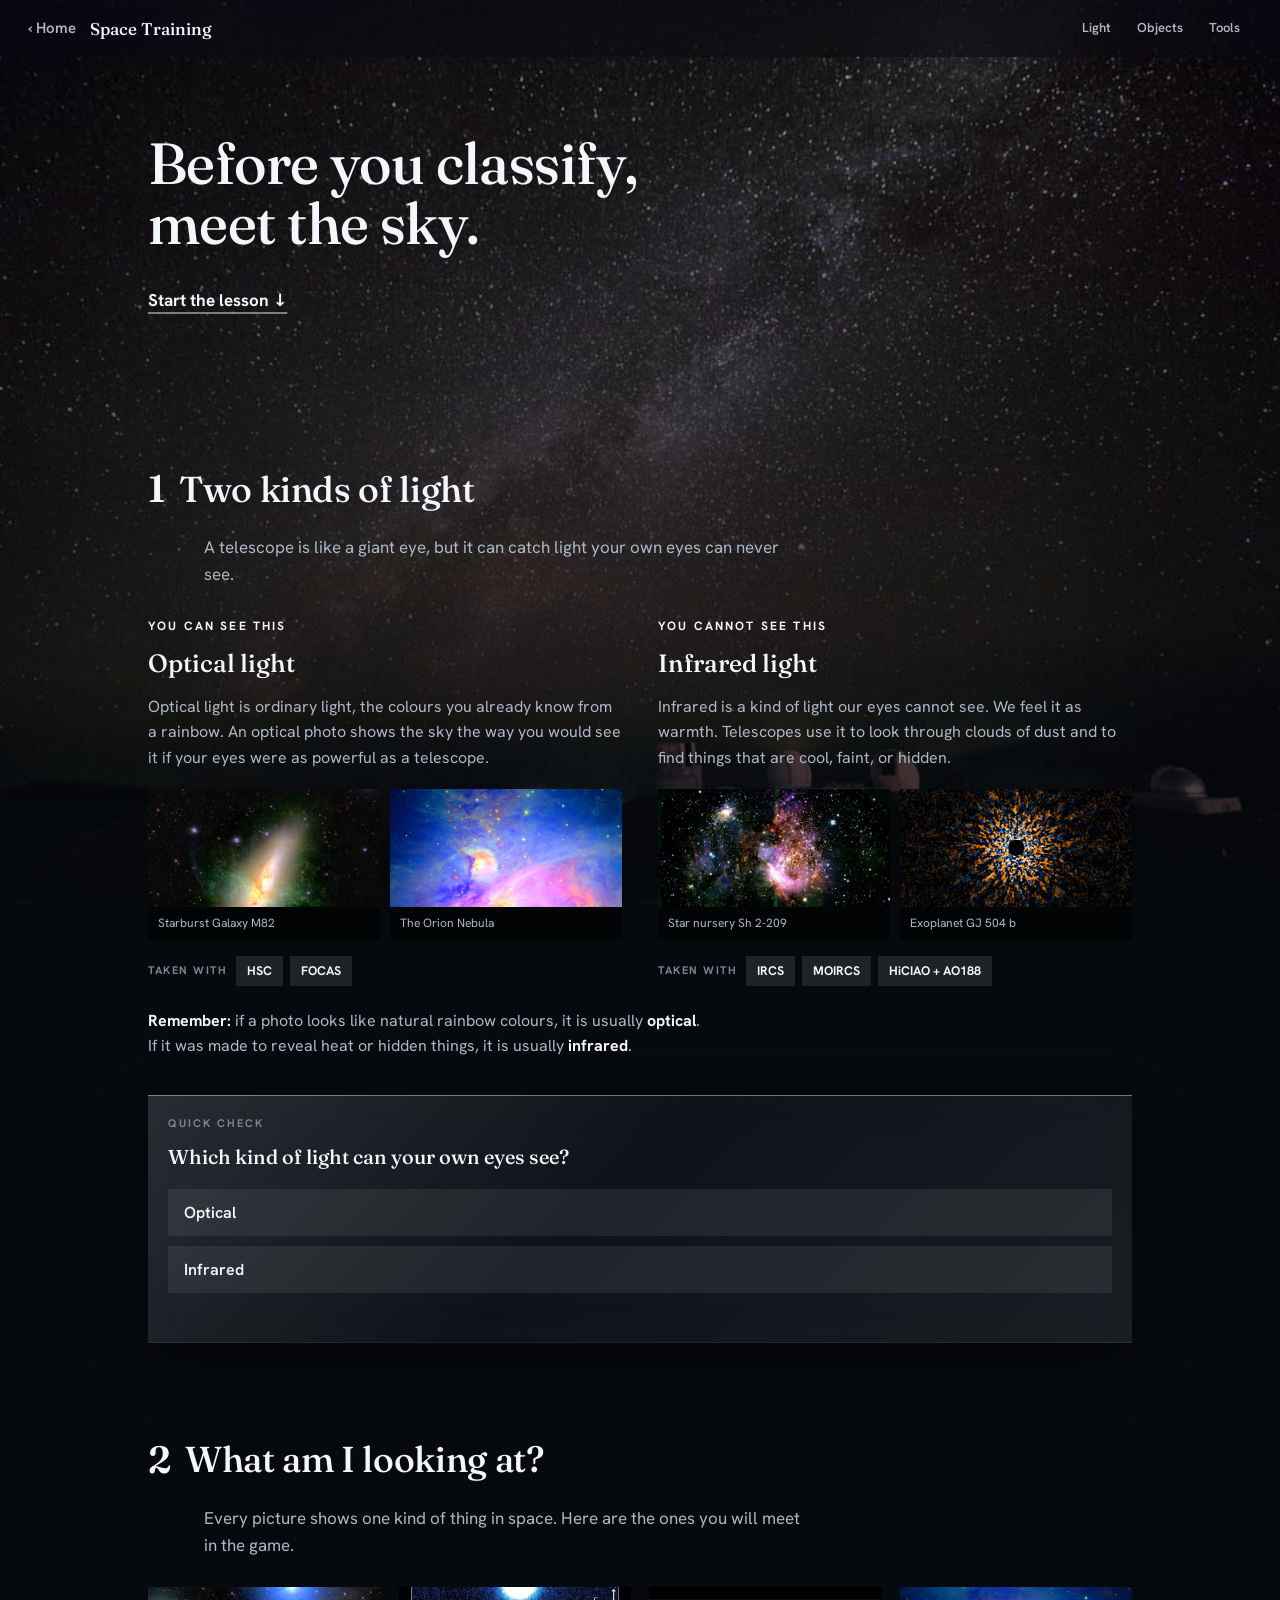
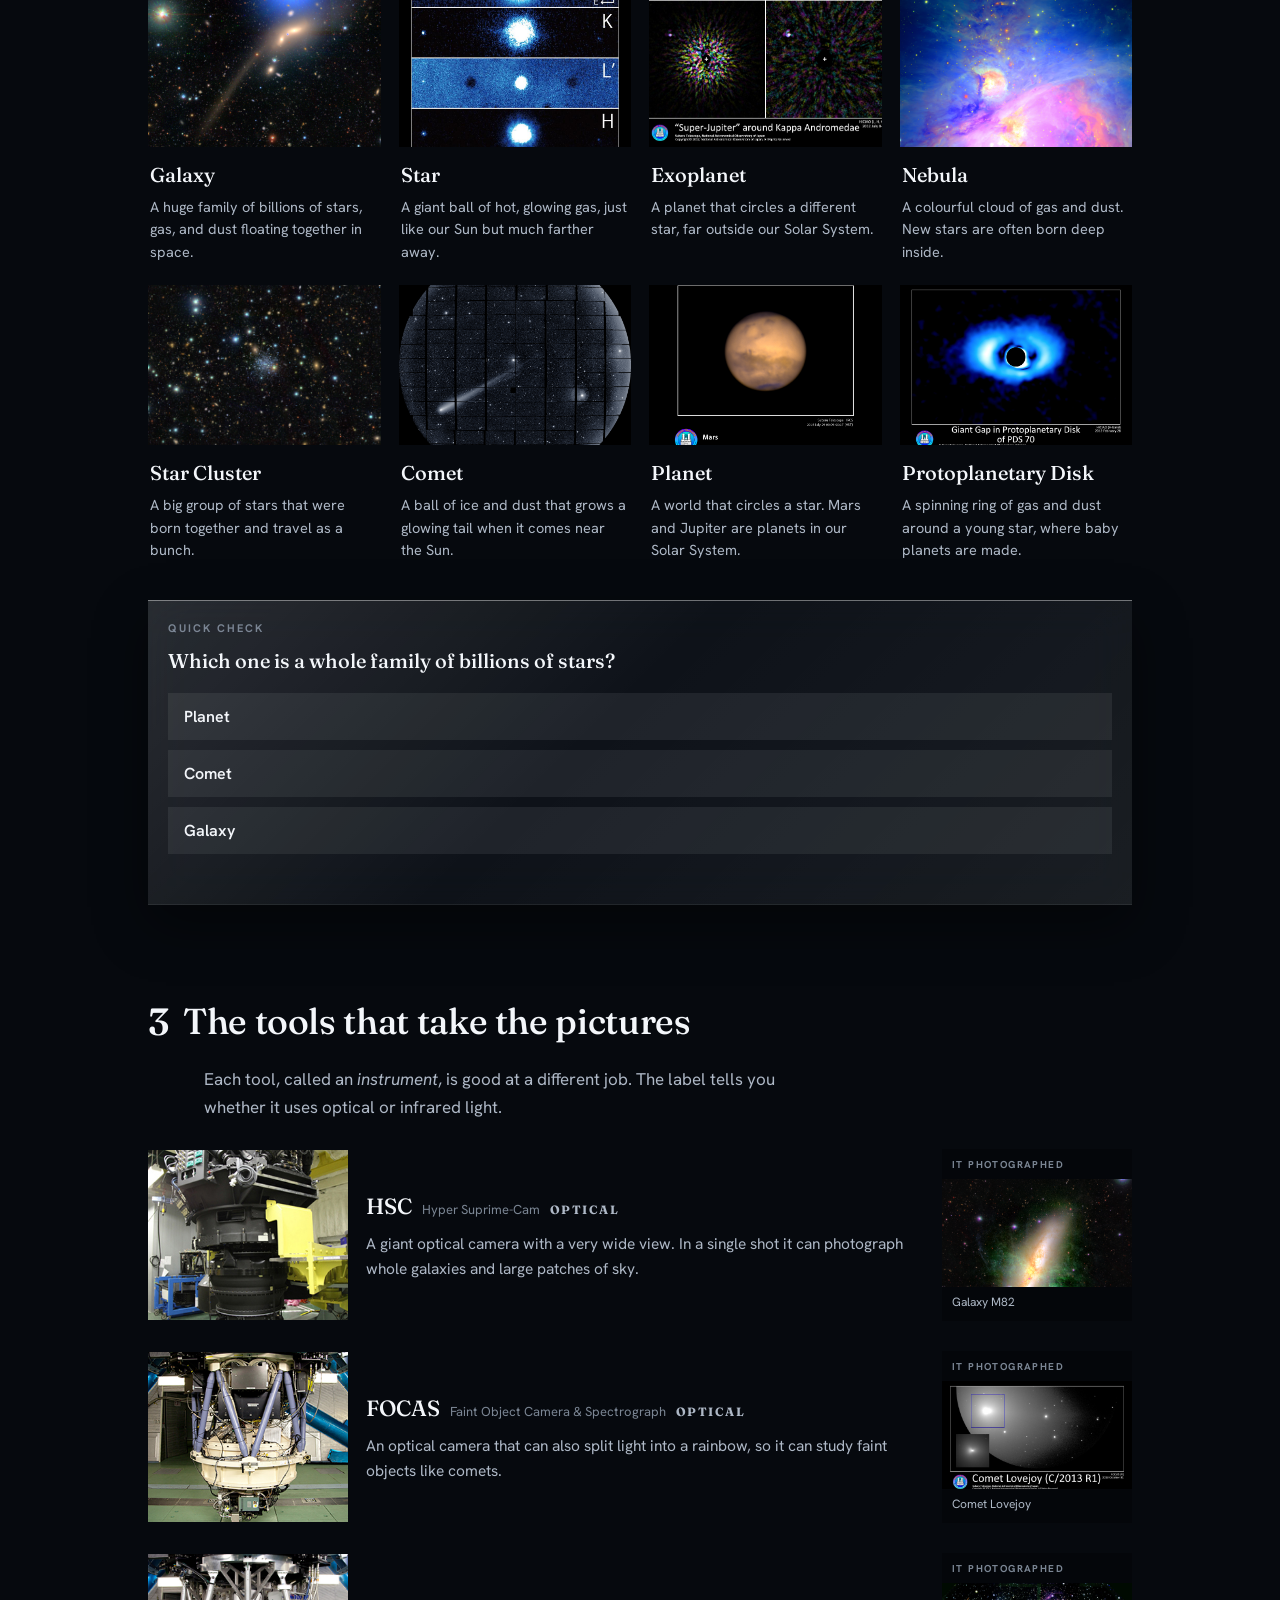
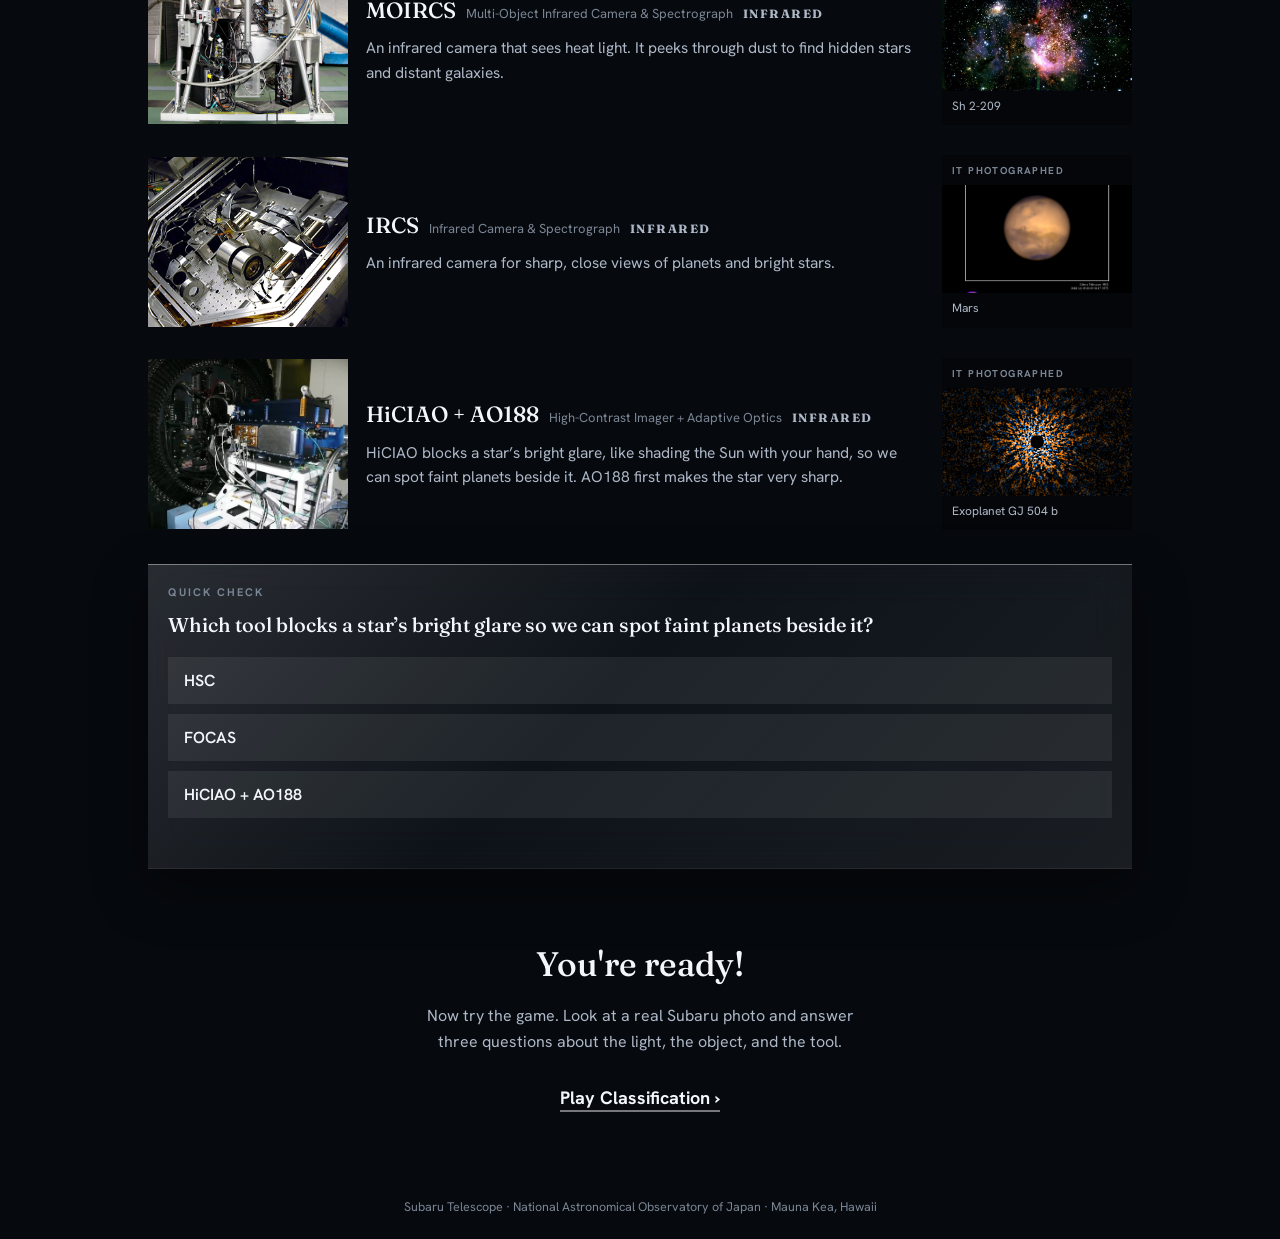
<file: games/training/index.html>
<!DOCTYPE html>
<html lang="en">
<head>
  <meta charset="UTF-8">
  <meta name="viewport" content="width=device-width, initial-scale=1.0">
  <title>Space Training — Subaru Observatory</title>
  <meta name="description" content="A friendly first lesson before the Classification game: two kinds of light, the objects in the sky, and the tools that photograph them.">
  <link rel="preconnect" href="https://fonts.googleapis.com">
  <link rel="preconnect" href="https://fonts.gstatic.com" crossorigin>
  <link href="https://fonts.googleapis.com/css2?family=Fraunces:opsz,wght@9..144,400;9..144,500;9..144,600&family=Hanken+Grotesk:wght@400;500;600;700&display=swap" rel="stylesheet">
  <link rel="stylesheet" href="css/training.css">
</head>
<body>

  <!-- ── Top bar ─────────────────────────────────────────── -->
  <nav class="t-nav">
    <a href="../../index.html" class="t-home">‹ Home</a>
    <span class="t-nav-title">Space Training</span>
    <span class="t-nav-links">
      <a href="#light">Light</a>
      <a href="#objects">Objects</a>
      <a href="#instruments">Tools</a>
    </span>
  </nav>

  <!-- ── Hero ────────────────────────────────────────────── -->
  <header class="t-hero">
    <h1>Before you classify,<br>meet the sky.</h1>
    <a href="#light" class="t-start">Start the lesson ↓</a>
  </header>

  <div class="t-wrap">

    <!-- ── Lesson 1 : Optical vs Infrared ────────────────── -->
    <section class="t-chapter" id="light">
      <div class="t-chapter-head">
        <div class="t-num">1</div>
        <h2>Two kinds of light</h2>
      </div>
      <p class="t-lead">A telescope is like a giant eye, but it can catch light your own eyes can never see. </p>
      <div class="t-light" id="t-light"><!-- built by training.js --></div>
      <div class="t-takeaway">
        <b>Remember:</b> if a photo looks like natural rainbow colours, it is usually <b>optical</b>.
        If it was made to reveal heat or hidden things, it is usually <b>infrared</b>.
      </div>
      <div class="t-quiz" id="t-quiz-light"><!-- built by training.js --></div>
    </section>

    <!-- ── Lesson 2 : Object types ───────────────────────── -->
    <section class="t-chapter" id="objects">
      <div class="t-chapter-head">
        <div class="t-num">2</div>
        <h2>What am I looking at?</h2>
      </div>
      <p class="t-lead">Every picture shows one kind of thing in space. Here are the ones you will meet in the game.</p>
      <div class="t-objects" id="t-objects"><!-- built by training.js --></div>
      <div class="t-quiz" id="t-quiz-objects"><!-- built by training.js --></div>
    </section>

    <!-- ── Lesson 3 : Instruments ────────────────────────── -->
    <section class="t-chapter" id="instruments">
      <div class="t-chapter-head">
        <div class="t-num">3</div>
        <h2>The tools that take the pictures</h2>
      </div>
      <p class="t-lead">Each tool, called an <em>instrument</em>, is good at a different job. The label tells you whether it uses optical or infrared light.</p>
      <div class="t-insts" id="t-insts"><!-- built by training.js --></div>
      <div class="t-quiz" id="t-quiz-instruments"><!-- built by training.js --></div>
    </section>

    <!-- ── Finish ────────────────────────────────────────── -->
    <section class="t-finish">
      <h2>You're ready!</h2>
      <p>Now try the game. Look at a real Subaru photo and answer three questions about the light, the object, and the tool.</p>
      <a href="../classification/index.html" class="t-play">Play Classification ›</a>
    </section>

  </div>

  <footer class="t-foot">
    Subaru Telescope · National Astronomical Observatory of Japan · Mauna Kea, Hawaii
  </footer>

  <script src="js/training.js"></script>
</body>
</html>
</file>
<file: games/ao-hunter/css/game.css>
/* ============================================================
   game.css — Adaptive Optics Star Hunting
   White theme matching professional simulator
   ============================================================ */
*, *::before, *::after { box-sizing:border-box; margin:0; padding:0; }

:root {
  --bg:      #ffffff;
  --deep:    #f0f4f8;
  --panel:   #e8eef5;
  --p2:      #d4e0ed;
  --border:  #c0cfe0;
  --accent:  #1a2530;
  --gold:    #b07800;
  --green:   #1a7a32;
  --red:     #c0222a;
  --text:    #111827;
  --muted:   #374151;
  --dim:     #6b7280;
  --canvas-bg: #040810;
}

html, body {
  height:100%;
  background:var(--bg);
  color:var(--text);
  font-family:'Times New Roman', Times, serif;
  overflow:hidden;
}

/* ── SHELL: nav | upper | instruction | lower ── */
.shell {
  height:100vh;
  display:grid;
  /* instruction bar uses auto so it is always exactly one line tall
     regardless of how upper or lower rows are resized */
  grid-template-rows: auto 1fr auto 1fr;
  overflow:hidden;
}

/* ── NAV ── */
nav {
  display:flex; align-items:center; justify-content:space-between;
  padding:7px 18px; background:var(--panel);
  border-bottom:1px solid var(--border);
  gap:10px; flex-wrap:wrap; flex-shrink:0;
}
.nav-logo { font-size:13px; color:var(--muted); letter-spacing:.04em; font-weight:600; }
.nav-logo span { color:var(--accent); font-weight:700; }
#stage-label { font-size:12px; font-weight:700; color:var(--accent); letter-spacing:.04em; }
.nav-right { display:flex; gap:8px; align-items:center; }
.nav-btn {
  padding:5px 13px; background:transparent; border:1px solid var(--border);
  border-radius:3px; color:var(--muted); font-family:inherit; font-size:12px;
  font-weight:600; cursor:pointer; transition:border-color .2s,color .2s;
}
.nav-btn:hover { border-color:var(--accent); color:var(--accent); }

/* ── INSTRUCTION BAR ─────────────────────────────────────
   grid row 3 (auto) — always exactly one line, never grows.
   cursor:row-resize lets the player drag it to resize upper/lower.
   ─────────────────────────────────────────────────────── */
#instruction-bar {
  background:var(--accent);
  display:flex; align-items:center; gap:16px;
  padding:8px 18px;
  min-height: 88px;
  font-size:16px; font-weight:700; color:#fff; line-height:1.3;
  border-top:1px solid rgba(0,0,0,.08);
  border-bottom:1px solid rgba(0,0,0,.08);
  cursor:row-resize;
  overflow:hidden;
}

#char-wrap {
  flex-shrink:0; width:76px; height:76px;
  display:flex; align-items:flex-end; justify-content:center;
  flex:0 0 140px; justify-content:flex-start; padding-left:60px;
}
#char-img {
  height:100%; width:auto; max-width:100%;
  object-fit:contain; pointer-events:none;
}

#instruction-bar:hover { filter:brightness(1.07); }

#instruction-text {
  flex:1; min-width:0;
  text-align:center; white-space:normal;
  font-size:17px; font-weight:700; line-height:1.4;
  color:#fff;
}

/* score board */
#score-board {
  flex:0 0 140px;            /* 幅140pxで固定、伸び縮みしない */
  margin-left:auto;          /* 常に右端 */
  position:relative;
  display:flex; flex-direction:column; align-items:center;
  padding:3px 14px; line-height:1.1;
  background:rgba(0,0,0,.25);
  border:1px solid rgba(255,255,255,.3); border-radius:4px;
}

.sb-label { font-size:9px; letter-spacing:.12em; opacity:.8; }

#score-value { font-size:20px; font-variant-numeric:tabular-nums; }

#score-gain {
  position:absolute; right:6px; top:2px;
  font-size:12px; color:#ffd866; opacity:0; pointer-events:none;
}

#score-gain.show { animation:scoreGain 1.6s ease-out; }
@keyframes scoreGain {
  0%   { opacity:0; transform:translateY(6px); }
  15%  { opacity:1; }
  100% { opacity:0; transform:translateY(-8px); }
}

/* stats in pop-ups */
.reward-box { max-height:90vh; overflow-y:auto; }
.result-stats { border-top:1px solid var(--border); padding-top:12px; display:flex; flex-direction:column; gap:8px; }
.stat-gain { font-size:18px; font-weight:700; color:var(--green); }
.stat-grid { display:grid; grid-template-columns:repeat(3,1fr); gap:8px; }
.stat-grid div {
  background:var(--deep); border:1px solid var(--border); border-radius:4px;
  padding:6px 4px; display:flex; flex-direction:column;
}
.stat-grid b    { font-size:18px; color:var(--accent); }
.stat-grid span { font-size:10px; color:var(--dim); text-transform:uppercase; letter-spacing:.06em; font-weight:700; }

/* ── UPPER ROW ── */
.upper-row {
  display:flex;
  border-bottom:1px solid var(--border);
  overflow:hidden;
  min-height:0;
}

/* Star field */
#sf-wrap {
  flex:4; position:relative; overflow:hidden;
  border-right:1px solid var(--border);
  transition:flex .3s ease;
  cursor:crosshair; background:var(--canvas-bg);
}
#sf-canvas { display:block; width:100%; height:100%; }

/* Star view — position:relative so buttons can overlay it */
#sv-wrap {
  flex:2; position:relative; overflow:hidden;
  border-right:1px solid var(--border);
  background:var(--canvas-bg);
  min-width:0;
}
#sv-canvas { display:block; width:100%; height:100%; }

/* Buttons overlaid on the star view */
#sv-buttons {
  position:absolute; bottom:10px; left:50%;
  transform:translateX(-50%);
  display:flex; gap:8px; flex-wrap:wrap; justify-content:center;
  pointer-events:none;   /* children re-enable */
}
#sv-buttons button {
  pointer-events:all;
  padding:7px 16px; border-radius:4px;
  font-family:'Times New Roman',serif; font-size:13px; font-weight:700;
  cursor:pointer; transition:opacity .2s, transform .1s;
  border:none; white-space:nowrap;
}
#sv-buttons button:hover { opacity:.88; transform:translateY(-1px); }
#sv-buttons button:disabled { opacity:.35; cursor:not-allowed; transform:none; }

#observe-btn  { background:var(--accent); color:#fff; }
#no-planet-btn{ background:#4b5563;       color:#fff; }

/* Pallet */
#pallet-col {
  flex:1; display:flex; flex-direction:column; gap:5px;
  padding:8px; overflow-y:auto; background:var(--panel);
  min-width:110px; border-left:1px solid var(--border);
  scrollbar-width:thin; scrollbar-color:var(--border) transparent;
}
.pallet-label {
  font-size:9px; font-weight:700; letter-spacing:.1em; color:var(--dim);
  text-transform:uppercase; padding-bottom:4px;
  border-bottom:1px solid var(--border); flex-shrink:0;
}
.pallet-empty { font-size:11px; color:var(--dim); text-align:center; margin-top:20px; }
.pallet-item {
  display:flex; align-items:center; gap:5px;
  background:var(--bg); border:1.5px solid; border-radius:3px;
  padding:5px 7px; flex-shrink:0; transition:background .2s;
}
.pallet-item.pallet-active {
  animation:palettePulse .7s ease-in-out infinite alternate;
  border-width:2px !important;
}
@keyframes palettePulse { from{opacity:1} to{opacity:.5} }
.pallet-item.pallet-done { opacity:.5; }
.pallet-active-label {
  font-size:9px; color:var(--gold); font-weight:700;
  margin-left:auto; white-space:nowrap;
}
.pallet-num  { font-size:10px; color:var(--dim); width:14px; flex-shrink:0; font-weight:700; }
.pallet-icon { font-size:14px; flex-shrink:0; }
.pallet-name { font-size:11px; color:var(--text); line-height:1.2; font-weight:600; }
.pallet-reset {
  margin-top:auto; padding:6px; background:transparent;
  border:1px solid var(--border); border-radius:3px;
  color:var(--dim); font-family:inherit; font-size:11px;
  cursor:pointer; text-align:center;
}
.pallet-reset:hover { border-color:var(--red); color:var(--red); }

/* ── LOWER ROW ── */
.lower-row {
  display:flex; overflow:hidden; min-height:0;
}

/* Carousel */
.carousel-wrap {
  flex:2; display:flex; flex-direction:column;
  border-right:1px solid var(--border); min-width:0; background:var(--bg);
}
.carousel-header {
  font-size:10px; letter-spacing:.1em; color:var(--muted);
  text-transform:uppercase; font-weight:700;
  padding:6px 12px; border-bottom:1px solid var(--border); flex-shrink:0;
}
.carousel-body {
  flex:1; display:flex; align-items:stretch; overflow:hidden;
}
.carousel-arrow {
  width:34px; flex-shrink:0; background:transparent; border:none;
  color:var(--muted); font-size:20px; cursor:pointer; transition:color .15s;
  display:flex; align-items:center; justify-content:center;
}
.carousel-arrow:hover { color:var(--accent); }
#carousel-rail {
  flex:1; display:flex; gap:10px; overflow-x:auto;
  padding:10px 6px; scroll-behavior:smooth;
  scrollbar-width:none; align-items:flex-start;
}
#carousel-rail::-webkit-scrollbar { display:none; }

/* Instrument cards */
.instr-card {
  flex-shrink:0; width:148px;
  background:var(--bg); border:1.5px solid var(--border); border-radius:6px;
  padding:8px; cursor:pointer; user-select:none;
  transition:border-color .2s,transform .15s,box-shadow .15s;
  display:flex; flex-direction:column; gap:4px;
}
.instr-card:hover {
  border-color:var(--accent); transform:translateY(-2px);
  box-shadow:0 4px 12px rgba(26,95,168,.12);
}
.instr-card.selected {
  border-color:var(--gold); background:#fff8e8;
  box-shadow:0 2px 8px rgba(176,120,0,.15);
}
.instr-year  { font-size:9px; color:var(--dim); letter-spacing:.06em; font-weight:600; }
.instr-icon-wrap {
  width:100%; height:68px; border-radius:4px;
  border:1px solid var(--border); background:var(--deep);
  display:flex; align-items:center; justify-content:center;
  overflow:hidden; margin:2px 0;
}
.instr-icon-wrap canvas { width:100%; height:100%; display:block; }
.instr-name  { font-size:12px; font-weight:700; color:var(--text); }
.instr-role  { font-size:9px; color:var(--muted); line-height:1.4; }

/* Construction view */
.construction-wrap {
  flex:1; display:flex; flex-direction:column;
  min-width:0; background:var(--deep); border-left:1px solid var(--border);
  min-height:0; overflow:hidden;
}
.construction-header {
  font-size:10px; letter-spacing:.1em; color:var(--muted);
  text-transform:uppercase; font-weight:700;
  padding:6px 10px; border-bottom:1px solid var(--border);
  flex-shrink:0; background:var(--panel);
}
#construction-canvas { flex:1; display:block; width:100%; background:var(--canvas-bg);min-height:0; height:100%;}

.carousel-wrap { min-height:0; }
.carousel-body { min-height:0; }
#instr-desc {
  flex-shrink:0; margin:0 10px 8px; padding:8px 12px; min-height:56px;
  background:#fff; color:var(--text);
  border:none; border-radius:4px;
}
.desc-text  { font-size:20px; line-height:1.4; }
.desc-empty { font-size:13px; color:var(--dim); }

/* ── RESULT BANNER — fixed to bottom of screen, never affects layout ── */
#result-banner {
  position:fixed; bottom:0; left:0; right:0; z-index:50;
  display:none; padding:8px 24px; text-align:center;
  font-size:13px; font-weight:700;
}
#result-banner.success { background:#e8f5ec; color:var(--green); border-top:2px solid #86c895; }
#result-banner.miss    { background:#fde8e8; color:var(--red);   border-top:2px solid #f09090; }

/* ── DRAG DIVIDERS ── */
.v-divider {
  width:5px; flex-shrink:0; background:var(--border);
  cursor:col-resize; transition:background .15s; z-index:10;
}
.v-divider:hover, .v-divider.dragging { background:var(--accent); }

/* ── REWARD OVERLAY ── */
#reward-overlay {
  position:fixed; inset:0; z-index:200;
  background:rgba(255,255,255,.94);
  display:none; align-items:center; justify-content:center;
}
.reward-box {
  background:var(--bg); border:1.5px solid var(--border);
  border-radius:8px; padding:28px 32px; max-width:500px; width:90%;
  display:flex; flex-direction:column; gap:14px; text-align:center;
  box-shadow:0 12px 40px rgba(26,95,168,.14);
}
.reward-title  { font-size:26px; color:var(--gold); font-weight:700; }
.reward-result { font-size:14px; color:var(--muted); line-height:1.75; }
.stage-unlock  {
  font-size:13px; font-weight:700; color:var(--accent);
  padding:7px 12px; border:1.5px solid var(--accent);
  border-radius:4px; background:#e8f0fb;
}
.reward-new    { font-size:10px; color:var(--dim); letter-spacing:.1em; text-transform:uppercase; font-weight:700; }
.reward-instr  {
  border:2px solid; border-radius:6px; padding:14px;
  display:flex; flex-direction:column; gap:6px; text-align:left; background:var(--deep);
}
.reward-icon   { font-size:28px; }
.reward-iname  { font-size:16px; font-weight:700; color:var(--text); }
.reward-iyear  { font-size:11px; color:var(--dim); font-weight:600; }
.reward-idesc  { font-size:12px; color:var(--muted); line-height:1.65; }
.reward-btn {
  padding:9px 26px; background:var(--accent); border:none; border-radius:4px;
  color:#fff; font-family:inherit; font-size:14px; font-weight:700;
  cursor:pointer; align-self:center; transition:background .2s;
}
.reward-btn:hover { background:#143f7a; }

/* ── DEMO INPUT ── */
#demo-code-input {
  position:fixed; bottom:-60px; left:50%; transform:translateX(-50%);
  opacity:0; pointer-events:none; width:220px; padding:5px 10px;
  background:var(--bg); border:1.5px solid var(--border);
  color:var(--text); font-family:monospace; font-size:12px;
  border-radius:3px; transition:bottom .3s,opacity .3s;
  box-shadow:0 4px 12px rgba(0,0,0,.12); z-index:300;
}
#demo-code-input.visible { bottom:12px; opacity:1; pointer-events:all; }
</file>
<file: games/classification/css/classify.css>
/* ============================================================
   classify.css — Classification game
   Dark, photo-forward UI matching the Subaru Observatory home
   page: cool starlight-blue accent, warm starlight text, frosted glass.
   ============================================================ */

:root {
  --bg:      #07070b;
  --accent:  #9cc3f0;   /* cool starlight blue */
  --accent-soft: rgba(156, 195, 240, 0.18);
  --accent-ring: rgba(156, 195, 240, 0.30);
  --text:    #ffffff;   /* unified — all text white */
  --muted:   #ffffff;   /* unified — all text white */
  --good:    #6fcf97;
  --bad:     #e07a7a;
  --glass:   rgba(20, 20, 26, 0.55);
  --glass-2: rgba(255, 255, 255, 0.12);
}

*, *::before, *::after { box-sizing: border-box; margin: 0; padding: 0; }

html, body { height: 100%; }
body {
  background: var(--bg);
  color: var(--text);
  font-family: 'Times New Roman', Times, serif;
  overflow: hidden;
  position: relative;
}

/* ── Background photo ── */
.cl-stage {
  position: fixed; inset: 0;
  background: #000 center/cover no-repeat;
  opacity: 0;
  transition: opacity .6s ease;
}
.cl-stage.is-ready { opacity: 1; }
.cl-stage.is-missing {
  background:
    radial-gradient(ellipse at 50% 40%, #1a2340 0%, #07070b 70%);
}
.cl-stage.is-missing::after {
  content: 'image coming soon';
  position: absolute; inset: 0;
  display: grid; place-items: center;
  font-size: 14px; letter-spacing: .2em; text-transform: uppercase;
  color: rgba(255,255,255,.25);
}
/* Darken top & bottom so header and quiz stay readable over any photo */
.cl-scrim {
  position: fixed; inset: 0; pointer-events: none;
  background: linear-gradient(180deg,
    rgba(7,7,11,.72) 0%, rgba(7,7,11,.15) 22%,
    rgba(7,7,11,.1) 48%, rgba(7,7,11,.78) 100%);
}

/* ── Header ── */
.cl-header {
  position: fixed; top: 0; left: 0; right: 0; z-index: 5;
  display: flex; align-items: center; gap: 16px;
  padding: 16px 24px;
}
.cl-home {
  color: var(--text); text-decoration: none; font-size: 15px;
  letter-spacing: .04em; text-shadow: 0 1px 6px #000;
  padding: 6px 2px; opacity: .9;
}
.cl-home:hover { opacity: 1; color: #fff; }
.cl-logo {
  font-size: 20px; font-weight: 400; letter-spacing: .28em;
  text-transform: uppercase; text-shadow: 0 2px 10px #000;
}
.cl-header-right { margin-left: auto; display: flex; align-items: center; gap: 14px; }
.cl-score {
  font-size: 13px; letter-spacing: .08em; color: var(--muted);
  text-shadow: 0 1px 6px #000; white-space: nowrap;
}
.cl-chip {
  border: 0;                               /* no outline */
  background: rgba(18,20,28,.4); color: var(--text);
  font-family: inherit; font-size: 14px; letter-spacing: .06em;
  padding: 8px 18px; border-radius: 0; cursor: pointer;
  backdrop-filter: blur(16px); -webkit-backdrop-filter: blur(16px);
  transition: background .2s;
}
.cl-chip:hover { background: var(--accent-soft); }

/* ── Quiz panel (bottom) ── */
.cl-quiz {
  position: fixed; left: 50%; bottom: 0; z-index: 5;
  transform: translate(-50%, 110%);
  width: min(720px, 94vw);
  margin-bottom: 30px;
  padding: 22px 26px 26px;
  /* No panel: the question floats directly on the photo. Legibility
     comes from text-shadow and the scrim, not a dark box. */
  background: none;
  border: 0;
  text-align: center;
  transition: transform .45s cubic-bezier(.2,.8,.2,1);
}
.cl-quiz.show { transform: translate(-50%, 0); }

.cl-quiz-top {
  display: flex; align-items: center; justify-content: center; gap: 14px;
  margin-bottom: 14px;
}
.cl-step {
  font-size: 12px; letter-spacing: .22em; text-transform: uppercase;
  color: #fff;
  text-shadow: 0 1px 6px rgba(0,0,0,.8);
}
.cl-dots { display: inline-flex; gap: 7px; }
.cl-dot {
  width: 9px; height: 9px; border-radius: 50%;
  background: rgba(255,255,255,.22);
}
.cl-dot.current { background: #fff; }
.cl-dot.good { background: #fff; }
.cl-dot.bad  { background: #fff; }

.cl-prompt {
  font-size: clamp(20px, 3.2vw, 26px); font-weight: 400;
  line-height: 1.35; margin-bottom: 20px;
  text-shadow: 0 2px 14px rgba(0,0,0,.9), 0 1px 4px rgba(0,0,0,.8);
}

.cl-options { display: flex; gap: 14px; }
.cl-opt {
  flex: 1 1 0; min-height: 60px;
  border: 0;                               /* no outline */
  background: rgba(18,20,28,.34);          /* blurry glass */
  color: var(--text);
  font-family: inherit; font-size: 18px; font-weight: 700;
  letter-spacing: .02em;
  border-radius: 0;                        /* sharp corners */
  cursor: pointer;
  padding: 12px 14px;
  text-shadow: 0 1px 6px rgba(0,0,0,.6);
  backdrop-filter: blur(16px) saturate(1.1); -webkit-backdrop-filter: blur(16px) saturate(1.1);
  transition: background .18s, transform .12s;
}
.cl-opt:hover:not(:disabled) { background: rgba(40,46,60,.5); transform: translateY(-2px); }
.cl-opt:disabled { cursor: default; }
.cl-opt.correct { background: rgba(111,207,151,.42); color: #fff; }
.cl-opt.wrong   { background: rgba(224,122,122,.4);  color: #fff; }

/* ── Result / award card ── */
.cl-result {
  position: fixed; inset: 0; z-index: 8;
  display: none; align-items: center; justify-content: center;
  padding: 24px;
  background: rgba(5,5,9,.45);
  backdrop-filter: blur(3px); -webkit-backdrop-filter: blur(3px);
}
.cl-result.show { display: flex; }
.cl-result-card {
  width: min(460px, 94vw);
  background: var(--glass);
  border: 1px solid var(--glass-2);
  border-radius: 0;
  padding: 30px 30px 26px;
  text-align: center;
  backdrop-filter: blur(18px); -webkit-backdrop-filter: blur(18px);
  box-shadow: 0 22px 60px rgba(0,0,0,.6);
  animation: cl-pop .32s cubic-bezier(.2,.9,.2,1);
}
@keyframes cl-pop { from { transform: scale(.9); opacity: 0; } to { transform: scale(1); opacity: 1; } }

.cl-result-head { font-size: 22px; margin-bottom: 6px; margin-top: 4px; }
.cl-result.win  .cl-result-head { color: #fff; }
.cl-result-name { font-size: 15px; font-style: italic; color: var(--muted); margin-bottom: 18px; }

.cl-answers {
  text-align: left; display: flex; flex-direction: column; gap: 8px;
  margin: 0 auto 18px; max-width: 320px;
}
.cl-answer-row {
  display: grid; grid-template-columns: 66px 88px 1fr; align-items: center; gap: 8px;
  font-size: 15px;
  padding: 7px 12px; border-radius: 0;
  background: rgba(255,255,255,.05);
}
.cl-answer-status { font-weight: 700; font-size: 13px; color: #fff; }
.cl-answer-label { color: var(--muted); font-size: 13px; letter-spacing: .04em; }
.cl-answer-val { font-weight: 700; }

.cl-result-note { font-size: 14px; color: var(--muted); margin-bottom: 20px; }

.cl-result-btns { display: flex; gap: 12px; justify-content: center; }
.cl-btn {
  font-family: inherit; font-size: 15px; font-weight: 700;
  padding: 11px 22px; border-radius: 0; cursor: pointer;
  border: 0; background: rgba(255,255,255,.1); color: var(--text);
  transition: background .18s, transform .12s, border-color .18s;
}
.cl-btn:hover { transform: translateY(-2px); }
.cl-btn.primary { background: rgba(255,255,255,.22); color: #fff; border: 1px solid rgba(255,255,255,.55); }
.cl-btn.primary:hover { background: rgba(255,255,255,.34); }
.cl-btn.ghost:hover { background: rgba(255,255,255,.18); border-color: var(--accent); }

/* ── Collection overlay ── */
.cl-collection {
  position: fixed; inset: 0; z-index: 10;
  display: none; align-items: flex-start; justify-content: center;
  padding: 40px 20px; overflow-y: auto;
  background: rgba(5,5,9,.42);
  backdrop-filter: blur(3px) saturate(118%); -webkit-backdrop-filter: blur(3px) saturate(118%);
}
.cl-collection.show { display: flex; }
/* Liquid-glass panel: refracted, saturated backdrop with a specular
   top edge and a soft inner glow so it reads as a lens over the photo. */
.cl-coll-box {
  position: relative;
  width: min(900px, 96vw);
  background:
    linear-gradient(135deg,
      rgba(255,255,255,.17) 0%,
      rgba(255,255,255,.03) 42%,
      rgba(255,255,255,.06) 70%,
      rgba(255,255,255,.13) 100%);
  border: 1px solid rgba(255,255,255,.22);
  border-radius: 0;
  padding: 28px 28px 34px;
  backdrop-filter: blur(26px) saturate(185%); -webkit-backdrop-filter: blur(26px) saturate(185%);
  box-shadow:
    inset 0 1px 0 rgba(255,255,255,.48),
    inset 0 -1px 0 rgba(255,255,255,.12),
    inset 0 0 44px rgba(255,255,255,.05),
    0 30px 80px rgba(0,0,0,.55);
}
.cl-coll-close {
  position: absolute; top: 16px; right: 18px;
  width: 36px; height: 36px; border-radius: 50%;
  border: 1px solid var(--glass-2); background: rgba(255,255,255,.08);
  color: var(--text); font-size: 16px; cursor: pointer;
}
.cl-coll-close:hover { background: rgba(255,255,255,.2); }
.cl-coll-title {
  display: flex; align-items: baseline; gap: 14px;
  font-size: 24px; letter-spacing: .14em; text-transform: uppercase;
  margin-bottom: 20px;
}
.cl-coll-count { font-size: 14px; letter-spacing: .08em; color: #fff; }
/* Collection cards — Universe-Hunting shape: square image, name bar
   below, hover-lift, click to expand. */
.cl-coll-grid {
  display: grid;
  grid-template-columns: repeat(auto-fill, minmax(112px, 1fr));
  gap: 12px;
}
.cl-coll-card {
  position: relative;
  display: flex; flex-direction: column;
  overflow: hidden;
  border: 1.5px solid var(--glass-2);
  border-radius: 0;
  background: rgba(255,255,255,.04);
  cursor: pointer;
  transition: border-color .15s, transform .15s, box-shadow .15s;
}
.cl-coll-card:not(.locked):hover {
  border-color: var(--accent);
  transform: translateY(-2px);
  box-shadow: 0 6px 18px rgba(0,0,0,.45);
}
.cl-coll-card.locked { cursor: not-allowed; opacity: .78; }
.cl-coll-img {
  width: 100%; aspect-ratio: 1; display: block;
  background: #11121a center/cover no-repeat;
  display: grid; place-items: center;
  font-size: 22px; color: rgba(255,255,255,.3);
}
.cl-coll-card.locked .cl-coll-img { filter: grayscale(1) brightness(.7); }
.cl-coll-text { font-size: 13px; letter-spacing: .04em; text-align: center; padding: 6px; }
.cl-coll-name {
  font-size: 12px; font-weight: 600; line-height: 1.3;
  padding: 7px 8px; min-height: 34px;
  display: flex; align-items: center; justify-content: center;
  text-align: center; color: var(--text); word-break: break-word;
  background: rgba(0,0,0,.25);
}
.cl-coll-card.locked .cl-coll-name { color: var(--muted); }
.cl-coll-empty { font-size: 14px; font-style: italic; color: var(--muted); }

/* ── Expanded picture (click a collection card) ── */
.cl-details {
  position: fixed; inset: 0; z-index: 12;
  display: none; align-items: center; justify-content: center;
  padding: 24px;
  background: rgba(5,5,9,.75);
  backdrop-filter: blur(8px); -webkit-backdrop-filter: blur(8px);
}
.cl-details.show { display: flex; }
.cl-details-box {
  position: relative;
  width: min(760px, 96vw); max-height: 92vh; overflow-y: auto;
  background: var(--glass);
  border: 1px solid var(--glass-2);
  border-radius: 0;
  backdrop-filter: blur(18px); -webkit-backdrop-filter: blur(18px);
  box-shadow: 0 22px 60px rgba(0,0,0,.6);
  animation: cl-pop .28s cubic-bezier(.2,.9,.2,1);
}
.cl-details-img {
  width: 100%; max-height: 62vh; object-fit: contain;
  display: block; background: #060a12;
  border-radius: 0;
}
.cl-details-body { padding: 22px 26px 26px; }
.cl-details-name { font-size: 22px; text-align: center; margin-bottom: 18px; }
/* Flat horizontal fact strip — no card boxes, hairline separators */
.cl-details-facts {
  display: flex;
  border-top: 1px solid var(--glass-2);
  padding-top: 16px;
}
.cl-fact {
  flex: 1 1 0;
  display: flex; flex-direction: column; gap: 5px;
  padding: 2px 12px; text-align: center;
  background: none; border: 0; border-radius: 0;
}
.cl-fact + .cl-fact { border-left: 1px solid var(--glass-2); }
.cl-fact-label { font-size: 11px; letter-spacing: .14em; text-transform: uppercase; color: #fff; }
.cl-fact-val { font-size: 16px; font-weight: 700; }
.cl-details-close {
  position: absolute; top: 12px; right: 14px;
  width: 36px; height: 36px; border-radius: 50%;
  border: 1px solid var(--glass-2); background: rgba(10,12,18,.55);
  color: var(--text); font-size: 16px; cursor: pointer;
  backdrop-filter: blur(6px); -webkit-backdrop-filter: blur(6px);
}
.cl-details-close:hover { background: rgba(30,36,48,.75); border-color: var(--accent); }

/* ── Mobile ── */
@media (max-width: 560px) {
  .cl-logo { font-size: 16px; letter-spacing: .18em; }
  .cl-score { display: none; }
  .cl-quiz { padding: 18px 16px 20px; margin-bottom: 16px; }
  .cl-options { flex-direction: column; }
  .cl-answer-row { grid-template-columns: 20px 80px 1fr; }
}
</file>
<file: games/telescope-pro/css/uh.css>
/* ============================================================
   uh.css — Universe Hunting
   Layout: header | body(left-col + right-side) | instruction-bar
   ============================================================ */

/* ── Reset / base ─────────────────────────────────────────── */
*, *::before, *::after { box-sizing: border-box; margin: 0; padding: 0; }

:root {
  --bg:       #ffffff;
  --deep:     #f0f4f8;
  --panel:    #e8eef5;
  --panelb:   #d4e0ed;
  --border:   #c0cfe0;
  --accent:   #1a2530;
  --accent2:  #1a5fa8;
  --gold:     #b07800;
  --text:     #111827;
  --muted:    #374151;
  --success:  #1a7a32;
  --warn:     #b07800;
  --danger:   #c0222a;
  --canvas-bg:#040810;

  --header-h:       48px;
  --left-w:         240px;    /* adjustable by divider-left */
  --lower-h:        230px;    /* adjustable by divider-bottom */
  --carousel-fr:    0.62;     /* adjustable by divider-mid */
  --construction-fr:0.38;
  --divider-size:   6px;
  --radius:         6px;
}

/* ── Font-size scaling via <body class="font-sm|md|lg"> ──
   Body font-size is the master knob. All other text in uh.css uses em
   units so it scales with the body. */
body.font-sm { font-size: 12px; }
body.font-md { font-size: 15px; }
body.font-lg { font-size: 18px; }

html, body {
  height: 100%;
  background: var(--bg);
  color: var(--text);
  font-family: 'Times New Roman', Times, serif;
  font-size: 1em;
  overflow: hidden;
}

/* ── Header ───────────────────────────────────────────────── */
.uh-header {
  height: var(--header-h);
  display: flex;
  align-items: center;
  justify-content: space-between;
  padding: 0 20px;
  background: var(--panel);
  border-bottom: 1px solid var(--border);
  flex-shrink: 0;
  gap: 10px;
}
.uh-header h1 {
  font-size: 1.133em;
  letter-spacing: .04em;
  font-weight: 700;
  color: var(--accent);
}
.uh-header h1 span { color: var(--accent); font-weight: 700; }
.uh-score-box {
  font-size: 0.933em;
  color: var(--muted);
  font-weight: 600;
}
.uh-back-link {
  font-family: inherit; font-size: 0.867em; font-weight: 700;
  display: inline-flex; align-items: center;
  padding: 6px 14px; border-radius: 3px;
  background: transparent; color: var(--muted);
  text-decoration: none; cursor: pointer; line-height: 1.4;
  transition: border-color .15s, color .15s, background .15s;
}


/* ── Body ─────────────────────────────────────────────────── */
.uh-body {
  display: flex;
  height: calc(100vh - var(--header-h));
  overflow: hidden;
}

/* ── Left column ──────────────────────────────────────────── */
.uh-left-col {
  width: var(--left-w);
  flex-shrink: 0;
  display: flex;
  flex-direction: column;
  background: var(--panel);
  border-right: 1px solid var(--border);
  overflow-y: auto;
  padding: 10px 8px;
  scrollbar-width: thin;
  scrollbar-color: var(--border) transparent;
}
.uh-left-col::-webkit-scrollbar { width: 4px; }
.uh-left-col::-webkit-scrollbar-thumb { background: var(--border); border-radius: 2px; }

/* ── Right side ───────────────────────────────────────────── */
.uh-right-side {
  flex: 1;
  display: flex;
  flex-direction: column;
  overflow: hidden;
  min-width: 0;
}

/* ── Starfield: pure black, stars go here ─────────────────── */
.uh-starfield-area {
  flex: 1;
  position: relative;
  background: var(--canvas-bg);
  overflow: hidden;
}
.uh-starfield-area canvas {
  display: block;
  width: 100%;
  height: 100%;
}

/* ── Lower row ────────────────────────────────────────────── */
.uh-lower {
  height: var(--lower-h);
  flex-shrink: 0;
  display: flex;
  flex-direction: column;
  border-top: 1px solid var(--border);
  background: var(--bg);
  overflow: hidden;
}

/* ── Tab bar ──────────────────────────────────────────────── */
.uh-tab-bar {
  display: flex;
  align-items: center;
  background: var(--panel);
  border-bottom: 1px solid var(--border);
  height: 36px;
  flex-shrink: 0;
  padding: 0 6px;
}
.uh-tab {
  padding: 0 18px;
  height: 100%;
  display: flex;
  align-items: center;
  font-size: 0.8em;
  font-weight: 700;
  letter-spacing: .06em;
  text-transform: uppercase;
  cursor: pointer;
  color: var(--muted);
  border-bottom: 2px solid transparent;
  user-select: none;
  transition: color .15s, border-color .15s;
}
.uh-tab.active             { color: var(--accent); border-bottom-color: var(--accent); }
.uh-tab:hover:not(.active) { color: var(--accent); }
.uh-tab-spacer             { flex: 1; }

#observe-btn {
  font-size: 0.933em;
  font-weight: 700;
  padding: 7px 18px;
  background: var(--accent);
  color: #fff;
  border: none;
  border-radius: 4px;
  cursor: pointer;
  font-family: inherit;
  transition: background .2s;
  margin-right: 4px;
}
#observe-btn:disabled {
  background: transparent;
  border: 1px solid var(--border);
  color: var(--muted);
  cursor: not-allowed;
}
#observe-btn:not(:disabled):hover { background: #143f7a; }

/* ── Tab content ──────────────────────────────────────────── */
.uh-tab-content {
  flex: 1;
  display: flex;
  overflow: hidden;
  min-height: 0;
}

/* ── Carousel ─────────────────────────────────────────────── */
.carousel-wrap {
  flex: 2;
  display: flex;
  flex-direction: column;
  overflow: hidden;
  min-width: 0;
  min-height: 0;
  border-right: 1px solid var(--border);
  background: var(--bg);
}
.carousel-header {
  font-size: 0.8em;
  font-weight: 700;
  letter-spacing: .1em;
  color: var(--muted);
  padding: 7px 13px;
  text-transform: uppercase;
  border-bottom: 1px solid var(--border);
  flex-shrink: 0;
}
.carousel-body {
  flex: 1;
  display: flex;
  align-items: stretch;
  overflow: hidden;
  min-height: 0;
}
.carousel-arrow {
  flex-shrink: 0;
  width: 34px;
  background: transparent;
  border: none;
  color: var(--muted);
  font-size: 1.333em;
  cursor: pointer;
  display: flex;
  align-items: center;
  justify-content: center;
  transition: color .15s;
}
.carousel-arrow:hover { color: var(--accent); }

.uh-carousel-scroll {
  flex: 1;
  display: flex;
  gap: 10px;
  overflow-x: auto;
  overflow-y: hidden;
  align-items: flex-start;
  padding: 10px 6px;
  scroll-behavior: smooth;
  scrollbar-width: none;
}
.uh-carousel-scroll::-webkit-scrollbar { display: none; }

#instr-desc {
  flex-shrink: 0;
  margin: 0 10px 8px;
  padding: 8px 12px;
  background: var(--deep);
  color: var(--text);
  border: 1px solid var(--border);
  border-radius: 4px;
  font-size: 0.87em;
  line-height: 1.5;
}
#instr-desc:empty { display: none; }   /* no visible box when nothing to show */

.v-divider {
  width: 5px;
  background: var(--border);
  flex-shrink: 0;
  cursor: col-resize;
  transition: background .15s;
}
.v-divider:hover { background: var(--accent); }

/* ── Construction ─────────────────────────────────────────── */
.construction-wrap {
  flex: 1;
  display: flex;
  flex-direction: column;
  overflow: hidden;
  min-width: 0;
  min-height: 0;
  background: var(--deep);
  border-left: 1px solid var(--border);
}
.construction-header {
  font-size: 0.8em;
  font-weight: 700;
  letter-spacing: .1em;
  color: var(--muted);
  padding: 7px 12px;
  text-transform: uppercase;
  border-bottom: 1px solid var(--border);
  flex-shrink: 0;
  background: var(--panel);
}
#construction-canvas {
  flex: 1;
  display: block;
  width: 100%;
  min-height: 0;
  height: 100%;
  background: var(--canvas-bg);
}
.uh-construction {
  padding: 4px 8px;
  display: flex;
  flex-wrap: wrap;
  gap: 4px;
  align-items: center;
  border-top: 1px solid var(--border);
  min-height: 28px;
  background: var(--deep);
}
.uh-construction-empty { font-size: 0.867em; color: var(--muted); }
.cv-chip {
  display: flex;
  align-items: center;
  gap: 5px;
  font-size: 0.8em;
  font-weight: 600;
  padding: 4px 10px;
  border-radius: 12px;
  border: 1.5px solid var(--border);
  background: var(--bg);
  color: var(--text);
  cursor: pointer;
  transition: all .13s;
}
.cv-chip:hover  { border-color: var(--danger); color: var(--danger); }
.cv-chip-dot    { width: 8px; height: 8px; border-radius: 50%; }
.cv-chip-x      { font-size: 0.8em; color: var(--muted); }

/* ── Collection tab ───────────────────────────────────────── */
#collection-panel {
  flex: 1;
  overflow-y: auto;
  padding: 12px 14px;
  background: var(--bg);
}
.coll-title {
  font-size: 0.8em;
  font-weight: 700;
  text-transform: uppercase;
  letter-spacing: .1em;
  color: var(--muted);
  margin-bottom: 12px;
}
.coll-title .coll-progress {
  color: var(--accent);
  background: var(--panelb);
  padding: 2px 10px;
  border-radius: 10px;
  margin-left: 8px;
  letter-spacing: .02em;
}
.coll-empty    { font-size: 0.867em; color: var(--muted); text-align: center; margin-top: 24px; }
.coll-section-head {
  font-size: 0.667em; font-weight: 700; text-transform: uppercase;
  letter-spacing: .08em; color: var(--muted); margin: 10px 0 6px;
  display: flex; align-items: center; gap: 8px;
}
.coll-section-head::after {
  content: ''; flex: 1; height: 1px; background: var(--border);
}
.coll-grid {
  display: grid;
  grid-template-columns: repeat(auto-fill, minmax(100px, 1fr));
  gap: 10px;
}
.coll-card {
  border-radius: 0;
  overflow: hidden;
  border: 1.5px solid var(--border);
  cursor: pointer;
  background: var(--panel);
  transition: border-color .15s, transform .15s, box-shadow .15s;
  display: flex; flex-direction: column;
}
.coll-card:hover { border-color: var(--accent); transform: translateY(-2px); box-shadow: 0 4px 12px rgba(26,95,168,.14); }
.coll-card.locked {
  cursor: not-allowed;
  opacity: 0.82;
  background: var(--deep);
}
.coll-card.locked:hover { border-color: var(--border); transform: none; box-shadow: none; }
.coll-card img {
  width: 100%; aspect-ratio: 1; object-fit: cover; display: block;
  background: #060e1a;
}
.coll-card-placeholder {
  width: 100%; aspect-ratio: 1;
  background: var(--deep);                 /* plain — no diagonal stripes */
}
.coll-card.locked .coll-card-placeholder { background: var(--panelb); }
.coll-card-name {
  font-size: 0.733em;
  font-weight: 600;
  padding: 6px 8px;
  background: var(--panel);
  color: var(--text);
  text-align: center;
  line-height: 1.3;
  min-height: 32px;
  display: flex; align-items: center; justify-content: center;
  word-break: break-word;
}
.coll-card.locked .coll-card-name { color: var(--muted); }
.coll-card-badge {
  font-size: 0.6em;
  font-weight: 700;
  color: #fff;
  background: var(--success);
  padding: 2px 6px;
  border-radius: 8px;
  position: absolute;
  top: 4px; right: 4px;
}
.coll-card { position: relative; }

/* ── Instrument cards ─────────────────────────────────────── */
.instr-card {
  flex-shrink: 0;
  width: 168px;
  display: flex;
  flex-direction: column;
  gap: 5px;
  border: 1.5px solid var(--border);
  border-radius: 6px;
  padding: 10px;
  cursor: pointer;
  background: var(--bg);
  transition: border-color .2s, transform .15s, box-shadow .15s;
  user-select: none;
}
.instr-card:hover         { border-color: var(--accent); transform: translateY(-2px); box-shadow: 0 4px 12px rgba(26,95,168,.12); }
.instr-card.selected      { border-color: var(--gold); background: #fff8e8; box-shadow: 0 2px 8px rgba(176,120,0,.15); }
.instr-card.disabled-card { opacity: .4; cursor: not-allowed; transform: none !important; }
.instr-card-name  { font-size: 0.933em; font-weight: 700; color: var(--text); }
.instr-card-role  { font-size: 0.733em; color: var(--muted); line-height: 1.4; }
.instr-card-port  { font-size: 0.733em; color: var(--muted); letter-spacing: .04em; }
.instr-card-year  { font-size: 0.733em; color: var(--muted); letter-spacing: .06em; font-weight: 600; }

/* ── Target panel (left column) ───────────────────────────── */
/* Left target list — grouped by spacing + type, not boxes, fills or badges.
   Hierarchy: section label < category headings > target rows; state is shown
   by colour/weight, counts are right-aligned tabular numbers. */
.tp-title { font-size: 0.72em; font-weight: 700; text-transform: uppercase; letter-spacing: .14em; color: var(--muted); margin: 2px 4px 16px; }

.tp-mirror-row   { display: flex; align-items: center; gap: 6px; margin-bottom: 22px; flex-wrap: wrap; }
.tp-mirror-label { font-size: 0.75em; color: var(--muted); font-weight: 600; margin-right: 2px; }
.tp-mirror-btn {
  font-size: 0.72em; font-weight: 600; padding: 4px 9px; background: transparent;
  border: 1px solid var(--border); color: var(--muted); border-radius: 3px;
  cursor: pointer; font-family: inherit; transition: color .15s, border-color .15s, background .15s;
}
.tp-mirror-btn.active             { background: var(--accent); color: #fff; border-color: var(--accent); }
.tp-mirror-btn:hover:not(.active) { border-color: var(--accent); color: var(--accent); }

/* Category heading: the group label. Open/hover = colour + weight, no fill. */
.tp-category {
  display: flex; align-items: baseline; gap: 8px; padding: 7px 4px;
  font-size: 0.9em; font-weight: 600; cursor: pointer; color: var(--text);
  user-select: none; transition: color .12s;
}
.tp-category + .tp-category { margin-top: 2px; }
.tp-category:hover { color: var(--accent); }
.tp-category.open  { color: var(--accent); }
.tp-cat-arrow      { font-size: 0.7em; color: var(--muted); width: 0.9em; flex-shrink: 0; }
.tp-category.open .tp-cat-arrow { color: var(--accent); }
.tp-cat-count      { margin-left: auto; font-size: 0.75em; color: var(--muted); font-variant-numeric: tabular-nums; }

/* Targets: indented under their category (spacing = grouping). */
.tp-targets        { padding: 2px 0 12px 18px; }
.tp-target {
  display: flex; align-items: center; padding: 5px 4px; font-size: 0.85em;
  cursor: pointer; color: var(--muted); transition: color .12s; gap: 6px;
}
.tp-target:hover    { color: var(--text); }
.tp-target.selected { color: var(--accent); font-weight: 700; }
.tp-target.revealed { color: var(--success); }
.tp-target-name     { flex: 1; }
.tp-target-badge    { font-size: 0.75em; color: var(--success); font-weight: 700; }

/* ── Tooltip ──────────────────────────────────────────────── */
#uh-tooltip {
  position: fixed; z-index: 999;
  background: var(--bg);
  border: 1.5px solid var(--border);
  border-radius: 6px; padding: 10px 12px; max-width: 240px;
  pointer-events: none; display: none;
  box-shadow: 0 4px 18px rgba(26,95,168,.14);
}
#uh-tooltip .tt-name { font-size: 0.933em; font-weight: 700; color: var(--text); margin-bottom: 4px; }
#uh-tooltip .tt-role { font-size: 0.8em; color: var(--gold); font-weight: 600; margin-bottom: 5px; }
#uh-tooltip .tt-desc { font-size: 0.8em; color: var(--muted); line-height: 1.5; }
#uh-tooltip .tt-port { font-size: 0.733em; color: var(--muted); margin-top: 6px; font-weight: 600; letter-spacing: .04em; }
#uh-tooltip .tt-year { font-size: 0.733em; color: var(--muted); }
#uh-tooltip .tt-err  { font-size: 0.8em; color: var(--danger); font-weight: 700; margin-top: 6px; }

/* ── Reward / fail overlays ───────────────────────────────── */
.reward-overlay {
  position: fixed; inset: 0; background: rgba(255,255,255,.94);
  z-index: 200; display: flex; align-items: center; justify-content: center;
}
.reward-box {
  background: var(--bg);
  border: 1.5px solid var(--border); border-radius: 8px;
  padding: 28px 32px; max-width: 500px; width: 90%;
  text-align: center; box-shadow: 0 12px 40px rgba(26,95,168,.14);
  display: flex; flex-direction: column; gap: 12px;
  max-height: 90vh; overflow-y: auto;
}
.reward-title    { font-size: 1.733em; color: var(--gold); font-weight: 700; }
.reward-subtitle { font-size: 0.933em; color: var(--muted); line-height: 1.75; }
.reward-image    { width: 100%; max-height: 240px; object-fit: cover; border-radius: 6px; border: 1px solid var(--border); }
.reward-image-placeholder {
  width: 100%; height: 160px; border-radius: 6px;
  border: 1.5px dashed var(--border); display: flex; align-items: center;
  justify-content: center; font-size: 0.733em; color: var(--muted); background: var(--deep);
}
.reward-msg    { font-size: 0.867em; color: var(--muted); line-height: 1.75; }
.reward-source { font-size: 0.667em; color: var(--muted); }
.reward-source a { color: var(--accent2); }
.reward-btns   { display: flex; gap: 10px; justify-content: center; flex-wrap: wrap; }
.reward-btn {
  padding: 9px 26px; border-radius: 4px; font-size: 0.933em; font-weight: 700; cursor: pointer;
  border: 1.5px solid var(--border); background: transparent; color: var(--muted);
  font-family: inherit; transition: all .2s;
}
.reward-btn:hover         { border-color: var(--accent); color: var(--accent); }
.reward-btn.primary       { background: var(--accent); color: #fff; border-color: var(--accent); }
.reward-btn.primary:hover { background: #143f7a; }

.reward-clarity-row { display: flex; justify-content: center; gap: 6px; }
.reward-star        { font-size: 1.467em; }
.reward-star.lit    { color: var(--gold); }
.reward-star.dim    { color: var(--border); }

/* ── Mini-game overlay ────────────────────────────────────── */
.mg-overlay {
  position: fixed; inset: 0; background: rgba(4,8,16,.88);
  z-index: 300; display: flex; align-items: center; justify-content: center;
}
.mg-box {
  background: var(--bg);
  border: 1.5px solid var(--border); border-radius: 10px;
  padding: 0; width: min(520px, 94vw);
  box-shadow: 0 16px 48px rgba(0,0,0,.45);
  display: flex; flex-direction: column; overflow: hidden;
  max-height: 90vh;
}
.mg-header {
  display: flex; align-items: center; justify-content: space-between;
  padding: 12px 16px; border-bottom: 1px solid var(--border);
  background: var(--panel);
}
.mg-title {
  display: flex; align-items: center; gap: 8px;
  font-size: 0.867em; font-weight: 700; color: var(--text); letter-spacing: .02em;
}
.mg-instr-dot {
  width: 10px; height: 10px; border-radius: 50%;
  display: inline-block; flex-shrink: 0;
}
.mg-close {
  background: none; border: none; cursor: pointer;
  font-size: 1.2em; color: var(--muted); padding: 2px 6px;
  border-radius: 4px; font-family: inherit; line-height: 1;
  transition: color .15s, background .15s;
}
.mg-close:hover { color: var(--danger); background: rgba(220,50,50,.08); }

.mg-teaches {
  padding: 10px 16px; font-size: 0.733em; color: var(--muted);
  line-height: 1.6; border-bottom: 1px solid var(--border);
  background: var(--deep);
}

.mg-game-area {
  flex: 1; display: flex; flex-direction: column; align-items: center; justify-content: center;
  padding: 16px; min-height: 220px; background: var(--canvas-bg);
  position: relative;
}
.mg-game-area canvas {
  display: block; border-radius: 4px;
  max-width: 100%;
}

.mg-status {
  padding: 10px 16px; font-size: 0.8em; font-weight: 600;
  color: var(--muted); text-align: center; border-top: 1px solid var(--border);
  min-height: 38px; display: flex; align-items: center; justify-content: center;
  background: var(--bg);
}
.mg-status.ok { color: var(--success); }

.mg-btn {
  display: inline-block; padding: 9px 28px;
  border-radius: 4px; font-size: 0.867em; font-weight: 700; cursor: pointer;
  border: 1.5px solid var(--accent); background: var(--accent); color: #fff;
  font-family: inherit; transition: background .2s;
  user-select: none; -webkit-user-select: none;
}
.mg-btn:hover   { background: #143f7a; border-color: #143f7a; }
.mg-btn:active  { transform: scale(.97); }
.mg-btn.outline { background: transparent; color: var(--accent); }
.mg-btn.outline:hover { background: var(--accent); color: #fff; }

.mg-placeholder {
  display: flex; flex-direction: column; align-items: center;
  justify-content: center; gap: 14px; padding: 24px;
  font-size: 0.8em; color: var(--muted); text-align: center;
}
.mg-placeholder .mg-emoji { font-size: 2.133em; }

/* gauge / slider helpers used inside canvas-less sub-games */
.mg-row {
  display: flex; align-items: center; gap: 10px; margin: 6px 0;
}
.mg-label { font-size: 0.733em; color: var(--muted); min-width: 80px; }
input[type=range].mg-slider {
  flex: 1; accent-color: var(--accent2); cursor: pointer;
}

/* ── Scrollbar ────────────────────────────────────────────── */
::-webkit-scrollbar       { width: 4px; height: 4px; }
::-webkit-scrollbar-track { background: transparent; }
::-webkit-scrollbar-thumb { background: var(--border); border-radius: 2px; }

/* ── Header right-side cluster & font-size control ───────── */
.uh-header-right {
  display: flex;
  align-items: center;
  gap: 14px;
}
.uh-fontsize-ctrl {
  display: flex;
  align-items: center;
  gap: 2px;
  padding: 2px 6px 2px 8px;
}
.uh-fontsize-label {
  font-size: 0.733em;
  color: var(--muted);
  font-weight: 600;
  margin-right: 4px;
}
.uh-fontsize-ctrl button {
  font-family: inherit;
  background: transparent;
  border: none;
  color: var(--muted);
  cursor: pointer;
  padding: 2px 6px;
  border-radius: 3px;
  font-weight: 700;
  transition: background .12s, color .12s;
}
.uh-fontsize-ctrl button[data-size="sm"] { font-size: 0.667em; }
.uh-fontsize-ctrl button[data-size="md"] { font-size: 0.867em; }
.uh-fontsize-ctrl button[data-size="lg"] { font-size: 1.067em; }
.uh-fontsize-ctrl button:hover { color: var(--accent); background: var(--deep); }
.uh-fontsize-ctrl button.active {
  background: var(--accent);
  color: #fff;
}

/* ── Resize dividers ─────────────────────────────────────── */
.uh-divider-v, .uh-divider-h {
  flex-shrink: 0;
  background: var(--border);
  transition: background .12s;
  position: relative;
}
.uh-divider-v {
  width: var(--divider-size);
  cursor: col-resize;
}
.uh-divider-h {
  height: var(--divider-size);
  cursor: row-resize;
}
.uh-divider-v:hover, .uh-divider-h:hover,
.v-divider:hover    { background: var(--accent); }
/* Inner v-divider between carousel and construction */
.v-divider {
  width: var(--divider-size);
  background: var(--border);
  flex-shrink: 0;
  cursor: col-resize;
  transition: background .12s;
}
/* Flex shares for carousel/construction */
.carousel-wrap     { flex: var(--carousel-fr) 1 0; min-width: 0; }
.construction-wrap { flex: var(--construction-fr) 1 0; min-width: 0; }

/* ── Aladin Lite container ───────────────────────────────── */
.uh-starfield-area {
  position: relative;
}
#aladin-lite-div {
  position: absolute;
  inset: 0;
  width: 100%;
  height: 100%;
}
#aladin-pan-blocker {
  position: absolute;
  inset: 0;
  z-index: 50;
  cursor: not-allowed;
  background: transparent;
  display: none;
}

/* ── Target reveal overlay (post-observation) ────────────── */
#target-reveal {
  position: absolute;
  inset: 0;
  z-index: 60;
  display: none;
  align-items: center;
  justify-content: center;
  pointer-events: none;
  background: radial-gradient(circle at center, rgba(4,8,16,0.1) 0%, rgba(4,8,16,0.75) 100%);
}
.reveal-box {
  display: flex;
  flex-direction: column;
  align-items: center;
  gap: 10px;
  padding: 16px;
  max-width: 80%;
  max-height: 90%;
}
.reveal-box img {
  max-width: 100%;
  max-height: 65vh;
  border-radius: 8px;
  border: 2px solid var(--gold);
  box-shadow: 0 8px 32px rgba(0,0,0,0.6);
  transition: filter .5s, opacity .5s;
}
.reveal-placeholder {
  width: 240px; height: 240px;
  display: flex; align-items: center; justify-content: center;
  background: var(--deep);
  border-radius: 8px;
  font-size: 3.2em;
}
.reveal-meta {
  text-align: center;
  background: rgba(0,0,0,0.75);
  padding: 8px 16px;
  border-radius: 6px;
}
.reveal-name {
  font-size: 1em;
  font-weight: 700;
  color: var(--gold);
  margin-bottom: 4px;
}
.reveal-clarity {
  font-size: 0.733em;
  color: rgba(255,255,255,0.8);
}
.reveal-clarity-bar {
  width: 160px;
  height: 6px;
  background: rgba(255,255,255,0.15);
  border-radius: 3px;
  margin: 4px auto;
  overflow: hidden;
}
.reveal-clarity-bar > div {
  height: 100%;
  transition: width .5s;
}

/* ── Target-details overlay (opened from Collection) ─────── */
.details-close {
  position: absolute;
  top: 10px; right: 12px;
  background: none;
  border: none;
  font-size: 1.467em;
  color: var(--muted);
  cursor: pointer;
  font-family: inherit;
  line-height: 1;
  padding: 2px 6px;
  border-radius: 4px;
  transition: color .15s, background .15s;
}
.details-close:hover { color: var(--danger); background: rgba(220,50,50,0.08); }
.details-meta {
  font-size: 0.8em;
  color: var(--muted);
  text-align: left;
  background: var(--deep);
  padding: 10px 14px;
  border-radius: 6px;
  display: flex;
  flex-direction: column;
  gap: 4px;
}
.details-meta b { color: var(--text); font-weight: 700; }
.reward-box { position: relative; }

/* ── Guide button + step-by-step guide (js/guide.js) ──────── */
.uh-guide-btn {
  font-family: inherit; font-size: 0.867em; font-weight: 700;
  display: inline-flex; align-items: center;
  padding: 6px 14px; border-radius: 3px;
  background: transparent; color: var(--muted);
  text-decoration: none; cursor: pointer; line-height: 1.4;
  transition: border-color .15s, color .15s, background .15s;
}

/* Firebase サインイン / サインアウトボタン（js/firebase-sync.js が表示制御）*/
.uh-auth-btn {
  font-family: inherit; font-size: 0.867em; font-weight: 700;
  display: inline-flex; align-items: center;
  padding: 6px 14px; border-radius: 3px;
  background: transparent; color: var(--muted);
  text-decoration: none; cursor: pointer; line-height: 1.4;
  transition: border-color .15s, color .15s, background .15s;
  max-width: 180px; overflow: hidden; text-overflow: ellipsis; white-space: nowrap;
}
/* <button> defaults to a UA border — remove it so the header buttons are flat */
.uh-back-link, .uh-guide-btn, .uh-auth-btn { border: none; }

/* Sign-in window (reuses the result-window .reward-* styles) */
.uh-auth-box    { max-width: 360px; text-align: left; }
.uh-auth-google {
  width: 100%; padding: 10px; cursor: pointer;
  border: 1px solid var(--border); border-radius: 3px;
  background: #fff; color: #1b1b1f;
  font-family: inherit; font-size: 0.9em; font-weight: 700;
  transition: border-color .15s;
}
.uh-auth-google:hover { border-color: var(--accent); }
.auth-or { display: flex; align-items: center; gap: 8px; color: var(--muted); font-size: 0.75em; }
.auth-or::before, .auth-or::after { content: ''; flex: 1; height: 1px; background: var(--border); }
.auth-input {
  width: 100%; padding: 9px 10px; border-radius: 3px;
  border: 1px solid var(--border); background: #fff; color: var(--text);
  font-family: inherit; font-size: 0.9em;
}
.auth-input:focus { outline: none; border-color: var(--accent); }
.auth-error { color: var(--danger); font-size: 0.8em; font-weight: 600; min-height: 1.1em; }
/* Sign-in window only: clean dark dim instead of the washed white veil,
   and a black title instead of the gold one. */
#uh-auth-modal { background: rgba(7, 7, 11, 0.55); }
#uh-auth-modal .reward-title { color: var(--text); }

/* The wrapper must let clicks fall through to the game; only the blocker and
   the card catch them. Without this, a click would hit the full-screen wrapper
   itself and never reach the game control underneath.
   During an interactive practice step guide.js sets the blocker to
   pointer-events:none so the real control is clickable; otherwise it blocks. */
#uh-guide { position: fixed; inset: 0; z-index: 400; pointer-events: none; }
.guide-blocker { position: absolute; inset: 0; pointer-events: auto; }
#uh-guide.no-spot .guide-blocker { background: rgba(4, 8, 16, .62); }
/* The spotlight: a clear window whose enormous shadow darkens everything else */
.guide-spot {
  position: absolute; display: none;
  border: 2px solid #fff;
  box-shadow: 0 0 0 9999px rgba(4, 8, 16, .62);
  pointer-events: none;
  transition: left .25s, top .25s, width .25s, height .25s;
}
.guide-card {
  position: absolute;
  pointer-events: auto;
  width: min(360px, calc(100vw - 16px));
  max-height: calc(100vh - 16px); overflow-y: auto;
  padding: 16px 18px 14px;
  background: var(--bg); color: var(--text);
  border: 1.5px solid var(--accent);
  box-shadow: 0 12px 36px rgba(0, 0, 0, .35);
  transition: left .25s, top .25s;
}
.guide-step  { font-size: 0.733em; font-weight: 700; letter-spacing: .1em; text-transform: uppercase; color: var(--muted); }
.guide-title { font-size: 1.2em; font-weight: 700; margin: 4px 0 8px; }
.guide-text  { font-size: 0.867em; line-height: 1.65; color: var(--text); }
.guide-text ol { margin: 8px 0 0 20px; }
.guide-text li { margin: 3px 0; }
.guide-btns  { display: flex; align-items: center; gap: 8px; margin-top: 14px; }
.guide-btn {
  font-family: inherit; font-size: 0.867em; font-weight: 700;
  padding: 7px 16px; cursor: pointer;
  background: transparent; color: var(--muted);
  border: 1.5px solid var(--border); border-radius: 3px;
  transition: all .15s;
}
.guide-btn:hover { border-color: var(--accent); color: var(--accent); }
.guide-btn.primary { background: var(--accent); color: #fff; border-color: var(--accent); }
.guide-btn.primary:hover { background: #143f7a; color: #fff; }

/* ── Assembled telescope: fold-away section ───────────────── */
.construction-header { display: flex; align-items: center; justify-content: space-between; gap: 8px; }
.construction-title  { white-space: nowrap; overflow: hidden; text-overflow: ellipsis; min-width: 0; }
.construction-toggle {
  flex-shrink: 0;
  width: 24px; height: 22px; line-height: 1;
  background: var(--bg); color: var(--text);
  border: 1px solid var(--border); border-radius: 3px;
  font-family: inherit; font-size: 1.2em; font-weight: 700;
  cursor: pointer; transition: border-color .15s, color .15s;
}
.construction-toggle:hover { border-color: var(--accent); color: var(--accent); }
/* Folded: a narrow strip holding only the button; the cards take the freed width */
.telescope-collapsed .construction-wrap   { flex: 0 0 38px !important; min-width: 38px; }
.telescope-collapsed .construction-header { justify-content: center; padding: 7px 0; border-bottom: none; height: 100%; align-items: flex-start; }
.telescope-collapsed .construction-title,
.telescope-collapsed #construction-canvas,
.telescope-collapsed .uh-construction,
.telescope-collapsed #divider-mid         { display: none; }
.telescope-collapsed .carousel-wrap       { border-right: none; }

/* ── "Detail" button on instrument cards ──────────────────── */
/* Hidden where a large screen and a mouse make the hover tooltip practical;
   shown below large-laptop width and on touch screens. */
.instr-card-detail {
  display: none;
  margin-top: 2px; padding: 4px 0; width: 100%;
  background: transparent; color: var(--accent2);
  border: 1px solid var(--border); border-radius: 3px;
  font-family: inherit; font-size: 0.733em; font-weight: 700; letter-spacing: .04em;
  cursor: pointer; transition: border-color .15s, background .15s;
}
.instr-card-detail:hover { border-color: var(--accent2); background: var(--deep); }
@media (max-width: 1279px), (hover: none) {
  .instr-card-detail { display: block; }
}

/* ── ☰ Target-menu button and backdrop: only shown on phones ── */
.uh-menu-btn {
  display: none;
  align-items: center; gap: 8px;
  height: 34px; padding: 0 10px;
  background: var(--bg);
  border: 1px solid var(--border); border-radius: 3px;
  color: var(--text); font-family: inherit; font-size: 0.867em; font-weight: 600;
  cursor: pointer;
}
.uh-menu-icon { display: flex; flex-direction: column; justify-content: space-between; width: 18px; height: 13px; }
.uh-menu-icon i { display: block; height: 2px; background: currentColor; border-radius: 1px; transition: transform .2s, opacity .2s; }
/* ☰ turns into ✕ while the menu is open */
body.targets-open .uh-menu-icon i:nth-child(1) { transform: translateY(5.5px) rotate(45deg); }
body.targets-open .uh-menu-icon i:nth-child(2) { opacity: 0; }
body.targets-open .uh-menu-icon i:nth-child(3) { transform: translateY(-5.5px) rotate(-45deg); }
.uh-drawer-backdrop { display: none; }

/* ============================================================
   PHONES (and any window up to 760px wide)
   ------------------------------------------------------------
   • The target list leaves the page and becomes a slide-in menu,
     opened with the ☰ button in the header (see ui.js).
   • The sky gets the full width; the instrument tray sits below it.
   • Drag-to-resize dividers are switched off (they need a mouse).
   • Mini games and result windows use the whole screen width.
   ============================================================ */
@media (max-width: 760px) {
  :root { --header-h: 46px; }

  /* Header: ☰ Targets · ← Home · title · score */
  .uh-header { padding: 0 10px; gap: 8px; }
  .uh-menu-btn { display: inline-flex; flex-shrink: 0; }
  .uh-header h1 { font-size: 0.867em; white-space: nowrap; overflow: hidden; text-overflow: ellipsis; min-width: 0; }
  .uh-back-link { flex-shrink: 0; padding: 5px 9px; font-size: 0.8em; }
  .uh-guide-btn { padding: 5px 9px; font-size: 0.8em; }
  .uh-auth-btn  { padding: 5px 9px; font-size: 0.8em; max-width: 120px; }
  .uh-header-right { gap: 8px; }
  .uh-fontsize-ctrl { display: none; }
  .uh-score-box { font-size: 0.733em; white-space: nowrap; }

  /* Use the real visible height (a phone browser's address bar changes 100vh) */
  .uh-body { height: calc(100vh - var(--header-h)); height: calc(100dvh - var(--header-h)); }

  /* Target list → slide-in menu */
  .uh-left-col {
    position: fixed; z-index: 150;
    top: var(--header-h); bottom: 0; left: 0;
    width: min(84vw, 330px);
    padding: 14px 10px 24px;
    box-shadow: 6px 0 24px rgba(0, 0, 0, .25);
    transform: translateX(-104%);
    transition: transform .25s ease;
    font-size: 1.07em;
  }
  body.targets-open .uh-left-col { transform: none; }
  .uh-drawer-backdrop {
    display: block; position: fixed; z-index: 140;
    top: var(--header-h); left: 0; right: 0; bottom: 0;
    background: rgba(4, 8, 16, .55);
    opacity: 0; pointer-events: none; transition: opacity .25s;
  }
  body.targets-open .uh-drawer-backdrop { opacity: 1; pointer-events: auto; }
  /* finger-sized rows */
  .tp-category, .tp-target { padding: 11px 10px; }
  .tp-mirror-btn { padding: 8px 12px; }

  /* No mouse, no dragging: switch the resize handles off */
  #divider-left, #divider-mid { display: none; }
  .uh-divider-h { height: 1px; pointer-events: none; }

  /* Instrument tray under the sky. !important beats sizes saved by a desktop session. */
  .uh-lower { height: 44vh !important; height: 44dvh !important; min-height: 210px; }
  .uh-tab { padding: 0 10px; letter-spacing: .02em; }
  #observe-btn { padding: 7px 12px; }
  .carousel-wrap     { flex: 1.5 1 0 !important; }
  .construction-wrap { flex: 1 1 0 !important; }
  .carousel-arrow { display: none; }                  /* swipe the cards instead */
  .uh-carousel-scroll { padding: 8px; -webkit-overflow-scrolling: touch; }
  .instr-card { width: 146px; padding: 8px; }
  .carousel-header, .construction-header { padding: 6px 8px; letter-spacing: .04em; white-space: nowrap; overflow: hidden; text-overflow: ellipsis; }
  .coll-grid { grid-template-columns: repeat(auto-fill, minmax(84px, 1fr)); }

  /* Mini games and result windows: full width, so a 360px-wide game fits a phone unscaled */
  .mg-box { width: 100vw; max-height: 100vh; max-height: 100dvh; border-left: none; border-right: none; border-radius: 0; }
  .mg-game-area { padding: 10px 0; }
  .mg-game-area canvas { height: auto; }              /* keep the picture's proportions if it must shrink */
  .reward-box { width: 94%; padding: 22px 16px; }
  #uh-tooltip { display: none !important; }           /* hover hints make no sense on touch */
}

/* Very narrow phones: the title gives way to the buttons and the score */
@media (max-width: 400px) {
  .uh-header h1 { display: none; }
  .uh-header-right { margin-left: auto; }
}
</file>
<file: games/training/css/training.css>
/* ============================================================
   training.css — "Space Training"
   Mobile-first. Photo-grounded (Mauna Kea night sky).
   Surfaces are liquid glass; every corner is square.
   Hierarchy comes from type, weight, spacing and position —
   not from colour. See DESIGN.md.
   ============================================================ */

:root {
  /* one neutral text ramp — no chromatic accents */
  --star:  #f3f6fa;   /* primary text */
  --mist:  #aeb8c6;   /* secondary text */
  --dim:   #7b8694;   /* captions / meta */

  /* liquid-glass surface */
  --glass-sheen: linear-gradient(135deg,
                   rgba(255,255,255,.14) 0%,
                   rgba(255,255,255,.03) 45%,
                   rgba(255,255,255,.08) 100%);
  --glass-tint:  rgba(10,14,20,.44);
  --glass-edge:  rgba(255,255,255,.18);
  --glass-blur:  blur(22px) saturate(180%);
  --glass-light: inset 0 1px 0 rgba(255,255,255,.40),
                 inset 0 -1px 0 rgba(255,255,255,.07),
                 0 20px 50px rgba(0,0,0,.42);

  --serif: 'Fraunces', Georgia, 'Times New Roman', serif;
  --sans:  'Hanken Grotesk', system-ui, -apple-system, 'Segoe UI', Roboto, sans-serif;

  --gutter: 20px;
  --maxw: 1040px;
}

*, *::before, *::after { box-sizing: border-box; margin: 0; padding: 0; }
html { scroll-behavior: smooth; }

body {
  min-height: 100vh;
  font-family: var(--sans);
  color: var(--star);
  line-height: 1.6;
  background-color: #06090e;
  -webkit-font-smoothing: antialiased;
}
/* Fixed photo layer + scrim (more reliable on mobile than fixed bg) */
body::before {
  content: ''; position: fixed; inset: 0; z-index: 0; pointer-events: none;
  background: url('../../../assets/training-bg.jpg') center bottom / cover no-repeat;
}
body::after {
  content: ''; position: fixed; inset: 0; z-index: 0; pointer-events: none;
  background: linear-gradient(180deg,
    rgba(6,9,14,.34) 0%, rgba(6,9,14,.58) 42%, rgba(6,9,14,.82) 100%);
}
.t-nav, .t-hero, .t-wrap, .t-foot { position: relative; z-index: 1; }

a:focus-visible, button:focus-visible {
  outline: 2px solid var(--star); outline-offset: 3px;
}

/* ── The only surviving surface: the end-of-lesson test ──── */
.t-quiz {
  background: var(--glass-sheen), var(--glass-tint);
  border: 0;
  border-radius: 0;
  backdrop-filter: var(--glass-blur); -webkit-backdrop-filter: var(--glass-blur);
  box-shadow: var(--glass-light);
}

/* ── Top bar ─────────────────────────────────────────────── */
.t-nav {
  display: flex; align-items: center; gap: 14px;
  padding: 12px var(--gutter);
  position: sticky; top: 0; z-index: 20;
  background: rgba(8,11,17,.52);
  backdrop-filter: blur(18px) saturate(160%); -webkit-backdrop-filter: blur(18px) saturate(160%);
  border-bottom: 0;
}
.t-home { color: var(--mist); text-decoration: none; font-size: 15px; font-weight: 600; }
.t-home:hover { color: var(--star); }
.t-nav-title {
  font-family: var(--serif); font-weight: 500; font-size: 17px; margin-right: auto;
}
.t-nav-links { display: none; gap: 2px; }
.t-nav-links a {
  color: var(--mist); text-decoration: none; font-size: 13px; font-weight: 600;
  padding: 6px 12px;
}
.t-nav-links a:hover { color: var(--star); background: rgba(255,255,255,.07); }

/* ── Hero ────────────────────────────────────────────────── */
.t-hero { max-width: var(--maxw); margin: 0 auto; padding: 64px var(--gutter) 44px; }
.t-hero h1 {
  font-family: var(--serif); font-weight: 500;
  font-size: clamp(34px, 8.5vw, 58px); line-height: 1.04; letter-spacing: -0.01em;
  max-width: 14ch;
}

/* ── Text links (no box) ─────────────────────────────────── */
.t-start, .t-play {
  display: inline-block; font-family: var(--sans); font-weight: 700; color: var(--star);
  cursor: pointer; background: none; border: 0; border-radius: 0; padding: 6px 0;
  text-decoration: underline; text-underline-offset: 6px; text-decoration-thickness: 2px;
  text-decoration-color: rgba(255,255,255,.45);
  transition: text-decoration-color .16s ease, transform .16s ease;
}
.t-start { margin-top: 28px; font-size: 17px; }
.t-start:hover, .t-play:hover { text-decoration-color: var(--star); transform: translateX(2px); }

/* ── Reading column ──────────────────────────────────────── */
.t-wrap { max-width: var(--maxw); margin: 0 auto; padding: 0 var(--gutter); }

/* ── Chapter ─────────────────────────────────────────────── */
.t-chapter { padding-top: 66px; }
.t-chapter-head { display: flex; align-items: center; gap: 14px; }
.t-num {
  flex: 0 0 auto;
  font-family: var(--serif); font-weight: 600; color: var(--star);
  font-size: clamp(26px, 5vw, 38px); line-height: 1;
}
.t-chapter-head h2 {
  font-family: var(--serif); font-weight: 500; letter-spacing: -0.01em;
  font-size: clamp(25px, 5vw, 36px);
}
.t-lead { color: var(--mist); font-size: 16px; margin: 16px 0 28px; max-width: 60ch; }

/* ── Lesson 1 : light ────────────────────────────────────── */
.t-light { display: flex; flex-direction: column; gap: 34px; }
.t-light-card { padding: 0; }
/* emphasis: a short heavy eyebrow, wide-tracked, sitting above the title */
.t-eye {
  font-size: 12px; font-weight: 700; letter-spacing: .18em; text-transform: uppercase;
  color: var(--star);
}
.t-light-card h3 { font-family: var(--serif); font-weight: 500; font-size: 25px; margin: 7px 0 11px; }
.t-light-card p { color: var(--mist); font-size: 16px; }

.t-photos { display: grid; grid-template-columns: 1fr 1fr; gap: 10px; margin: 18px 0 16px; }
.t-photo { border-radius: 0; overflow: hidden; background: rgba(0,0,0,.25); }
.t-photo img { display: block; width: 100%; height: 118px; object-fit: cover; }
.t-photo span { display: block; padding: 7px 10px; font-size: 12px; color: var(--mist); background: rgba(0,0,0,.35); }

.t-chips { display: flex; flex-wrap: wrap; align-items: center; gap: 7px; }
.t-chip-label { font-size: 11px; font-weight: 700; letter-spacing: .14em; text-transform: uppercase; color: var(--dim); margin-right: 2px; }
.t-chip {
  font-size: 12.5px; font-weight: 700; padding: 5px 11px; border-radius: 0; color: var(--star);
  background: rgba(255,255,255,.1); border: 0;
}

/* floats as plain text, no box */
.t-takeaway {
  margin-top: 20px; padding: 2px 0; font-size: 16px; color: var(--mist); max-width: 62ch;
}
.t-takeaway b { color: var(--star); font-weight: 700; }

/* ── End-of-lesson check (one question) ──────────────────── */
.t-quiz { margin-top: 34px; padding: 20px; }
.t-quiz-eyebrow { font-size: 11px; font-weight: 700; letter-spacing: .18em; text-transform: uppercase; color: var(--dim); }
.t-quiz-q { font-family: var(--serif); font-weight: 500; font-size: 20px; margin: 8px 0 16px; }
.t-quiz-opts { display: flex; flex-direction: column; gap: 10px; }
.t-quiz-opt {
  display: flex; align-items: center; justify-content: space-between; gap: 12px;
  width: 100%; text-align: left; cursor: pointer; font-family: var(--sans);
  font-size: 16px; font-weight: 600; color: var(--star);
  padding: 13px 16px; border-radius: 0;
  background: rgba(255,255,255,.07); border: 0;
  transition: background .15s, transform .12s;
}
.t-quiz-opt:hover:not(:disabled) { background: rgba(255,255,255,.13); transform: translateY(-1px); }
.t-quiz-opt:disabled { cursor: default; }
.t-quiz-mark { font-size: 11px; font-weight: 700; letter-spacing: .12em; text-transform: uppercase; color: var(--mist); }
/* correct / wrong shown by weight + fill + a text tag, not colour */
.t-quiz-opt.is-correct { background: rgba(255,255,255,.26); font-weight: 700; }
.t-quiz-opt.is-wrong { opacity: .48; }
.t-quiz-fb { margin-top: 14px; font-size: 15px; font-weight: 600; color: var(--star); min-height: 1.1em; opacity: 0; transition: opacity .2s; }
.t-quiz-fb.show { opacity: 1; }

/* ── Lesson 2 : objects ──────────────────────────────────── */
.t-objects { display: grid; grid-template-columns: 1fr; gap: 24px; }
.t-obj { overflow: hidden; transition: transform .16s ease; }
.t-obj:hover { transform: translateY(-2px); }
.t-obj img { display: block; width: 100%; height: 160px; object-fit: cover; background: rgba(0,0,0,.25); }
.t-obj-body { padding: 12px 2px 4px; }
.t-obj-body h3 { font-family: var(--serif); font-weight: 500; font-size: 20px; margin-bottom: 5px; }
.t-obj-body p { font-size: 14.5px; color: var(--mist); line-height: 1.55; }

/* ── Lesson 3 : instruments ──────────────────────────────── */
.t-insts { display: flex; flex-direction: column; gap: 30px; }
.t-inst { display: grid; grid-template-columns: 1fr; gap: 14px; padding: 0; }
.t-inst-photo { border-radius: 0; overflow: hidden; background: rgba(0,0,0,.25); }
.t-inst-photo img { display: block; width: 100%; height: 170px; object-fit: cover; }
.t-inst-main h3 {
  font-family: var(--serif); font-weight: 500; font-size: 22px;
  display: flex; align-items: baseline; gap: 10px; flex-wrap: wrap;
}
.t-inst-full { font-family: var(--sans); font-size: 13px; color: var(--dim); font-weight: 400; }
.t-inst-main p { color: var(--mist); font-size: 15.5px; margin-top: 8px; }
/* band: monochrome glass label; the word itself carries the meaning */
/* label only — no box; the word carries the meaning */
.t-band {
  font-size: 12px; font-weight: 700; letter-spacing: .12em; text-transform: uppercase; color: var(--mist);
  padding: 0;
}
.t-inst-eg { border-radius: 0; overflow: hidden; background: rgba(0,0,0,.25); }
.t-inst-eg .eg-tag {
  display: block; padding: 8px 10px 0; font-size: 10px; letter-spacing: .14em;
  text-transform: uppercase; color: var(--dim); font-weight: 700;
}
.t-inst-eg img { display: block; width: 100%; height: 120px; object-fit: cover; margin-top: 6px; }
.t-inst-eg span { display: block; padding: 6px 10px 9px; font-size: 12px; color: var(--mist); }

/* ── Finish (floats as text, no box) ─────────────────────── */
.t-finish { text-align: center; margin: 60px 0 48px; padding: 8px 0; }
.t-finish h2 { font-family: var(--serif); font-weight: 500; font-size: clamp(25px, 5vw, 34px); }
.t-finish p { color: var(--mist); margin: 12px auto 0; max-width: 48ch; font-size: 16px; }
.t-play { margin-top: 24px; font-size: 18px; }

.t-foot {
  text-align: center; padding: 22px var(--gutter);
  font-size: 12.5px; color: var(--dim);
}

/* ════ ≥640px : tablets ════ */
@media (min-width: 640px) {
  :root { --gutter: 28px; }
  .t-nav-links { display: flex; }
  .t-hero { padding-top: 76px; padding-bottom: 52px; }
  .t-lead { font-size: 17px; margin-left: 56px; }
  .t-objects { grid-template-columns: 1fr 1fr; gap: 18px; }
  .t-inst { grid-template-columns: 190px 1fr; gap: 18px; align-items: center; padding: 0; }
  .t-inst-main { align-self: center; }
  .t-inst-eg { grid-column: 1 / -1; display: grid; grid-template-columns: auto 1fr; align-items: center; }
  .t-inst-eg .eg-tag { padding: 0 12px; }
  .t-inst-eg img { width: 150px; height: 92px; margin-top: 0; }
}

/* ════ ≥960px : desktop ════ */
@media (min-width: 960px) {
  .t-chapter { padding-top: 88px; }
  .t-light { flex-direction: row; gap: 36px; }
  .t-light > * { flex: 1 1 0; }
  .t-objects { grid-template-columns: repeat(auto-fill, minmax(220px, 1fr)); }
  .t-inst { grid-template-columns: 200px 1fr 190px; }
  .t-inst-eg { grid-column: auto; display: block; }
  .t-inst-eg .eg-tag { padding: 8px 10px 0; }
  .t-inst-eg img { width: 100%; height: 108px; margin-top: 6px; }
}

/* ── Motion: one hero entrance; respect reduced-motion ──── */
@media (prefers-reduced-motion: no-preference) {
  .t-hero > * { opacity: 0; transform: translateY(14px); animation: t-rise .6s ease forwards; }
  .t-hero h1 { animation-delay: .06s; }
  .t-hero .t-start { animation-delay: .18s; }
}
@keyframes t-rise { to { opacity: 1; transform: none; } }
</file>
